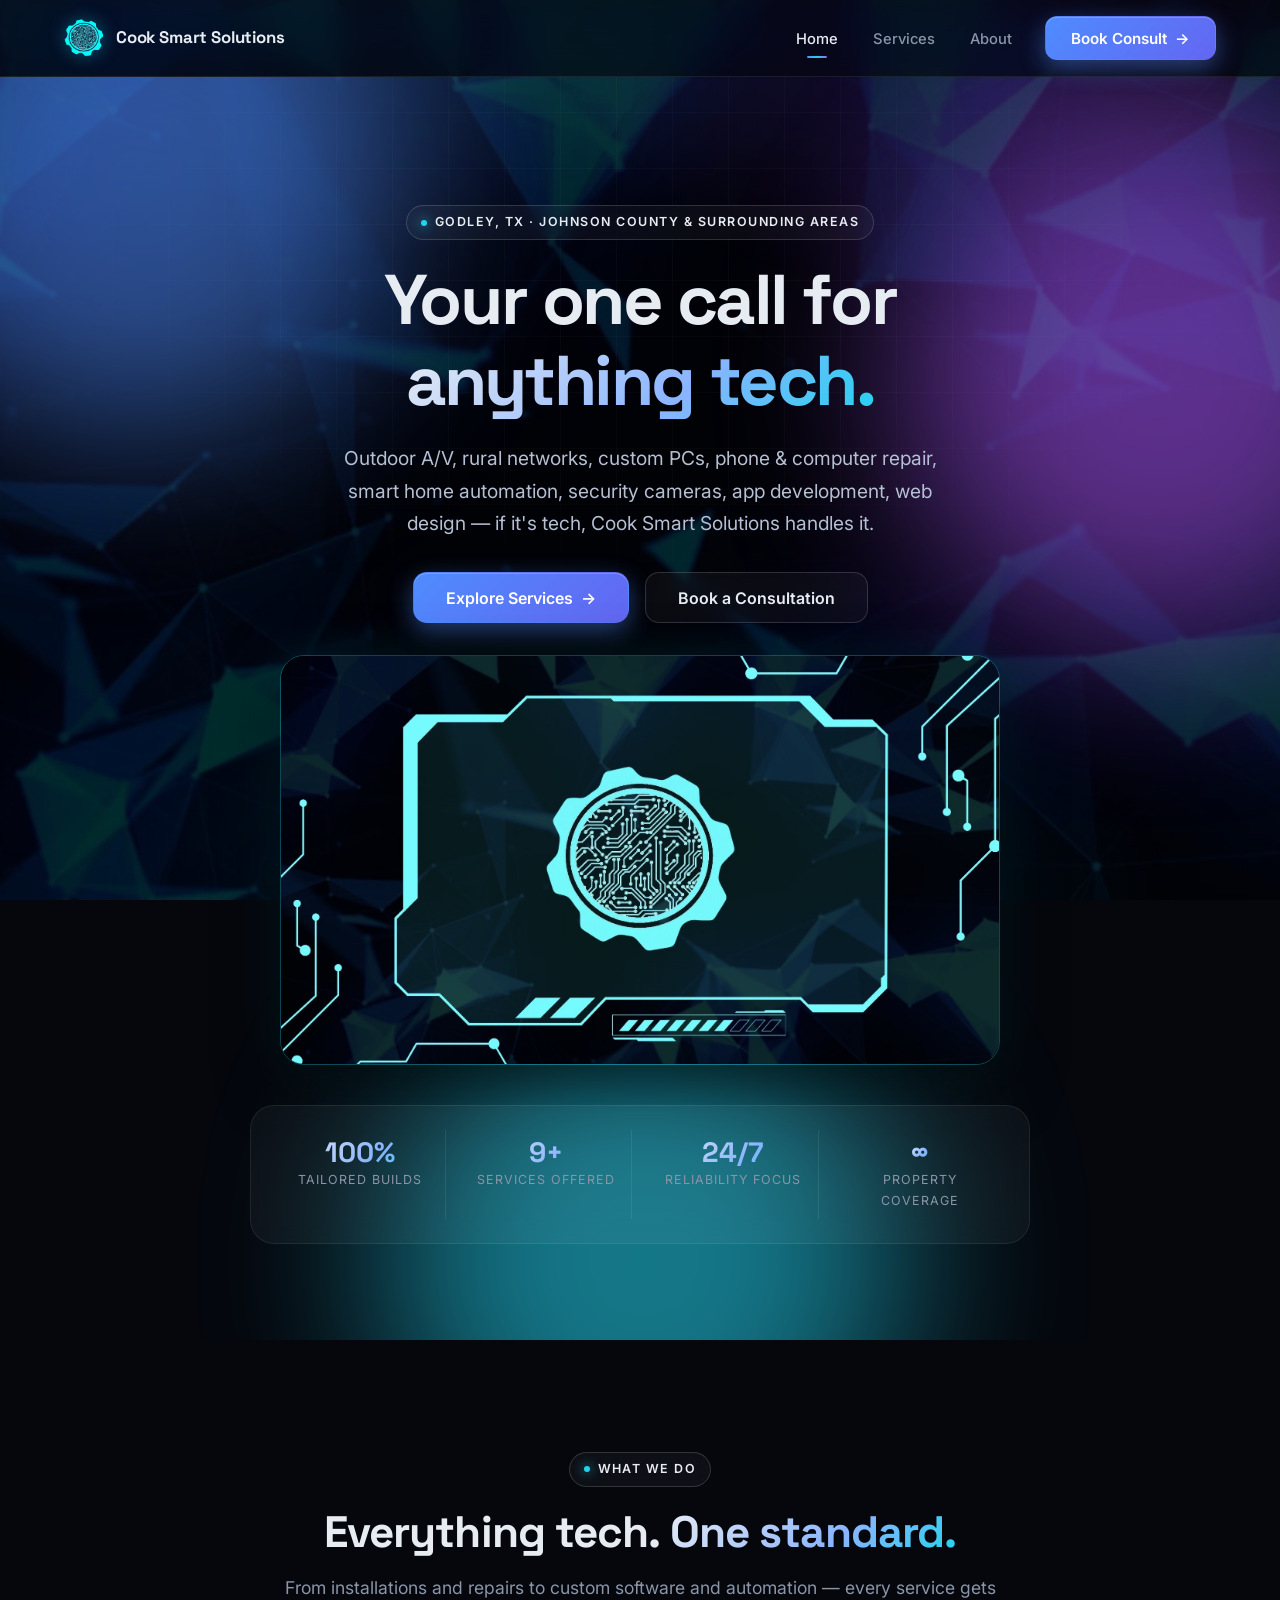
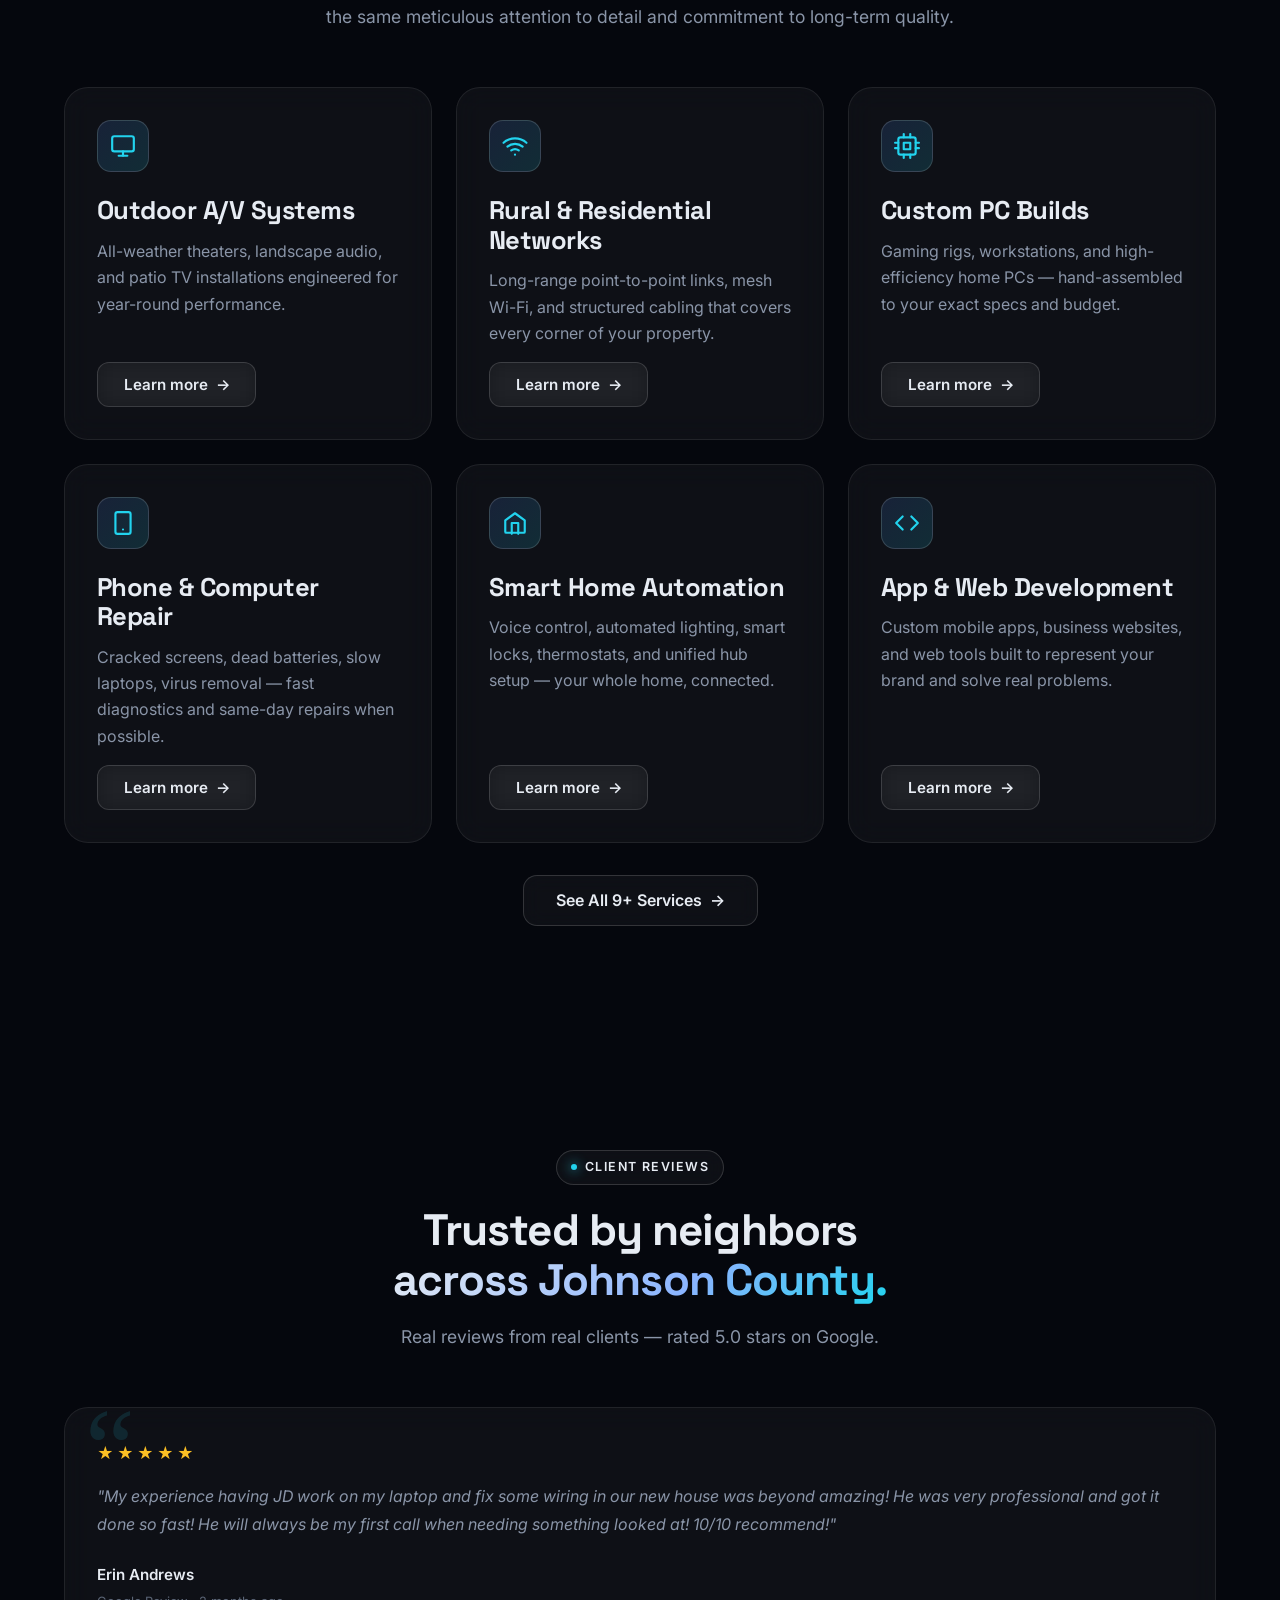
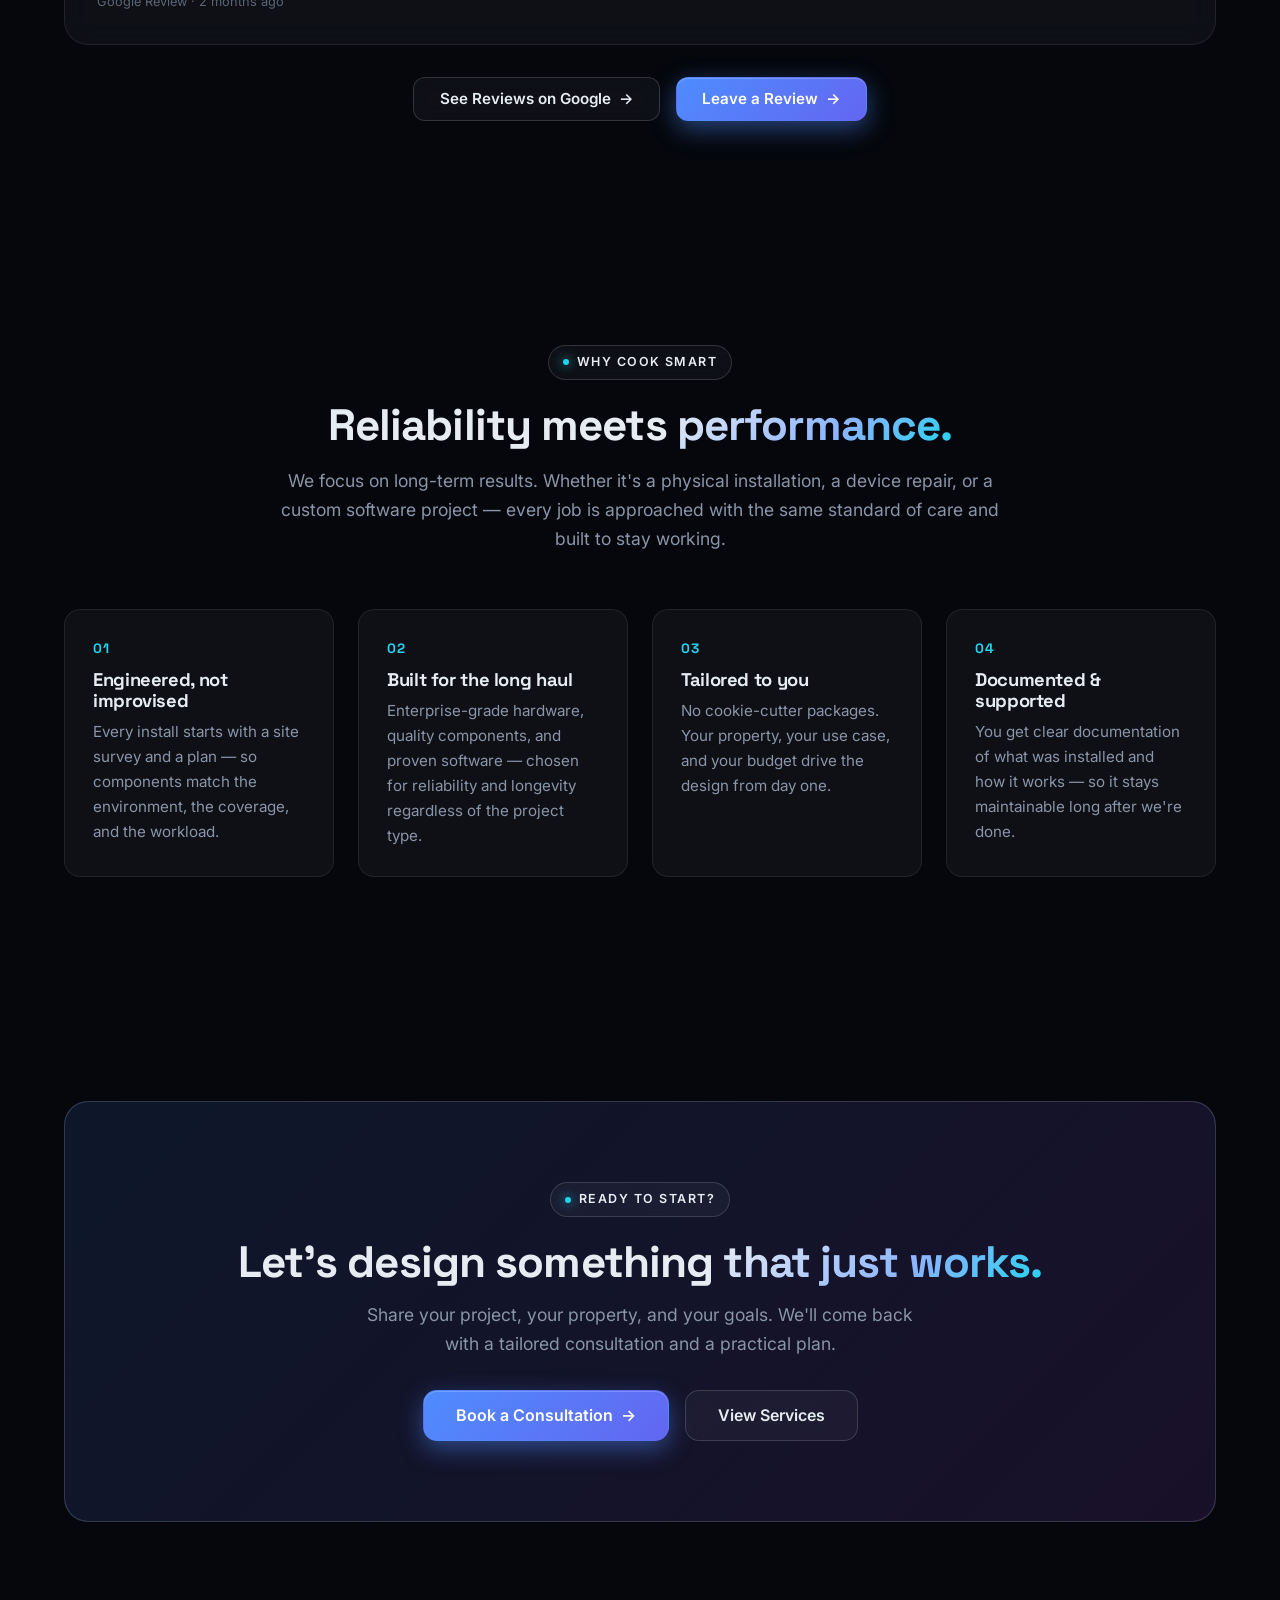
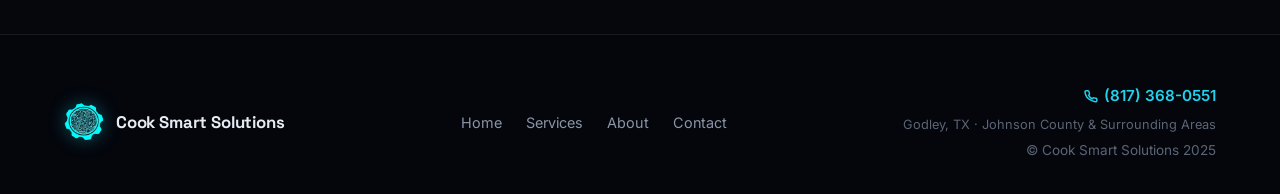
<file: index.html>
<!DOCTYPE html>
<html lang="en">
<head>
    <script async src="https://www.googletagmanager.com/gtag/js?id=G-KE7J2XD914"></script>
    <script>
        window.dataLayer = window.dataLayer || [];
        function gtag(){dataLayer.push(arguments);}
        gtag('js', new Date());
        gtag('config', 'G-KE7J2XD914');
    </script>
    <meta charset="utf-8" />
    <meta name="viewport" content="width=device-width, initial-scale=1, shrink-to-fit=no" />
    <meta name="description" content="Cook Smart Solutions — full-service technology for home and business. Outdoor A/V, networking, PC builds, phone & computer repair, smart home automation, security cameras, app development, web design, and more." />
    <meta name="author" content="Cook Smart Solutions" />
    <meta name="theme-color" content="#05070d" />
    <title>Cook Smart Solutions — Smart Technology for Home & Business</title>
    <link rel="icon" type="image/x-icon" href="assets/favicon.ico" />
    <link rel="preconnect" href="https://fonts.googleapis.com">
    <link rel="preconnect" href="https://fonts.gstatic.com" crossorigin>
    <link href="https://fonts.googleapis.com/css2?family=Inter:wght@400;500;600;700&family=Space+Grotesk:wght@500;600;700;800&display=swap" rel="stylesheet">
    <link href="css/styles.css" rel="stylesheet" />
</head>
<body>

    <!-- NAV -->
    <nav class="nav">
        <div class="container-x nav-inner">
            <a class="brand" href="index.html">
                <img src="assets/Logo.png" alt="Cook Smart Solutions" class="brand-logo">
                <span>Cook Smart Solutions</span>
            </a>
            <button class="nav-toggle" aria-label="Toggle menu" aria-expanded="false">
                <span></span><span></span><span></span>
            </button>
            <ul class="nav-links">
                <li><a class="nav-link active" href="index.html">Home</a></li>
                <li><a class="nav-link" href="services.html">Services</a></li>
                <li><a class="nav-link" href="about.html">About</a></li>
                <li class="nav-cta"><a class="btn btn-primary" href="contact.html">Book Consult <span class="arrow">→</span></a></li>
            </ul>
        </div>
    </nav>

    <!-- HERO -->
    <header class="hero">
        <div class="hero-orb o1"></div>
        <div class="hero-orb o2"></div>
        <div class="hero-orb o3"></div>
        <div class="container-x">
            <div class="reveal">
                <span class="eyebrow">Godley, TX · Johnson County & Surrounding Areas</span>
            </div>
            <h1 class="reveal" data-delay="100">
                Your one call for<br><span class="gradient-text">anything tech.</span>
            </h1>
            <p class="lead reveal" data-delay="200">
                Outdoor A/V, rural networks, custom PCs, phone & computer repair, smart home automation, security cameras, app development, web design — if it's tech, Cook Smart Solutions handles it.
            </p>
            <div class="hero-actions reveal" data-delay="300">
                <a href="services.html" class="btn btn-primary btn-lg">Explore Services <span class="arrow">→</span></a>
                <a href="contact.html" class="btn btn-ghost btn-lg">Book a Consultation</a>
            </div>

            <div class="hero-media reveal" data-delay="380">
                <img src="assets/BackgroundUpdated2.jpg" alt="Cook Smart Solutions — Smart Technology">
            </div>

            <div class="hero-stats reveal" data-delay="400">
                <div class="hero-stat">
                    <div class="val"><span data-count="100" data-suffix="%">0%</span></div>
                    <div class="lbl">Tailored Builds</div>
                </div>
                <div class="hero-stat">
                    <div class="val"><span data-count="9">0</span><span>+</span></div>
                    <div class="lbl">Services Offered</div>
                </div>
                <div class="hero-stat">
                    <div class="val"><span data-count="24" data-suffix="/7">0/7</span></div>
                    <div class="lbl">Reliability Focus</div>
                </div>
                <div class="hero-stat">
                    <div class="val gradient-text">∞</div>
                    <div class="lbl">Property Coverage</div>
                </div>
            </div>
        </div>
    </header>

    <!-- SERVICES PREVIEW -->
    <section class="section">
        <div class="container-x">
            <div class="section-head reveal">
                <span class="eyebrow">What we do</span>
                <h2>Everything tech. <span class="gradient-text">One standard.</span></h2>
                <p>From installations and repairs to custom software and automation — every service gets the same meticulous attention to detail and commitment to long-term quality.</p>
            </div>

            <div class="service-grid">
                <div class="service-card reveal" data-delay="100">
                    <div class="service-icon">
                        <svg viewBox="0 0 24 24" fill="none" stroke="currentColor" stroke-width="2" stroke-linecap="round" stroke-linejoin="round"><rect x="2" y="3" width="20" height="14" rx="2"/><line x1="8" y1="21" x2="16" y2="21"/><line x1="12" y1="17" x2="12" y2="21"/></svg>
                    </div>
                    <h3>Outdoor A/V Systems</h3>
                    <p>All-weather theaters, landscape audio, and patio TV installations engineered for year-round performance.</p>
                    <a href="services.html" class="btn btn-ghost">Learn more <span class="arrow">→</span></a>
                </div>

                <div class="service-card reveal" data-delay="200">
                    <div class="service-icon">
                        <svg viewBox="0 0 24 24" fill="none" stroke="currentColor" stroke-width="2" stroke-linecap="round" stroke-linejoin="round"><path d="M5 12.55a11 11 0 0 1 14.08 0"/><path d="M1.42 9a16 16 0 0 1 21.16 0"/><path d="M8.53 16.11a6 6 0 0 1 6.95 0"/><line x1="12" y1="20" x2="12.01" y2="20"/></svg>
                    </div>
                    <h3>Rural & Residential Networks</h3>
                    <p>Long-range point-to-point links, mesh Wi-Fi, and structured cabling that covers every corner of your property.</p>
                    <a href="services.html" class="btn btn-ghost">Learn more <span class="arrow">→</span></a>
                </div>

                <div class="service-card reveal" data-delay="300">
                    <div class="service-icon">
                        <svg viewBox="0 0 24 24" fill="none" stroke="currentColor" stroke-width="2" stroke-linecap="round" stroke-linejoin="round"><rect x="4" y="4" width="16" height="16" rx="2"/><rect x="9" y="9" width="6" height="6"/><line x1="9" y1="1" x2="9" y2="4"/><line x1="15" y1="1" x2="15" y2="4"/><line x1="9" y1="20" x2="9" y2="23"/><line x1="15" y1="20" x2="15" y2="23"/><line x1="20" y1="9" x2="23" y2="9"/><line x1="20" y1="14" x2="23" y2="14"/><line x1="1" y1="9" x2="4" y2="9"/><line x1="1" y1="14" x2="4" y2="14"/></svg>
                    </div>
                    <h3>Custom PC Builds</h3>
                    <p>Gaming rigs, workstations, and high-efficiency home PCs — hand-assembled to your exact specs and budget.</p>
                    <a href="services.html" class="btn btn-ghost">Learn more <span class="arrow">→</span></a>
                </div>

                <div class="service-card reveal" data-delay="100">
                    <div class="service-icon">
                        <svg viewBox="0 0 24 24" fill="none" stroke="currentColor" stroke-width="2" stroke-linecap="round" stroke-linejoin="round"><rect x="5" y="2" width="14" height="20" rx="2"/><line x1="12" y1="18" x2="12.01" y2="18"/></svg>
                    </div>
                    <h3>Phone & Computer Repair</h3>
                    <p>Cracked screens, dead batteries, slow laptops, virus removal — fast diagnostics and same-day repairs when possible.</p>
                    <a href="services.html" class="btn btn-ghost">Learn more <span class="arrow">→</span></a>
                </div>

                <div class="service-card reveal" data-delay="200">
                    <div class="service-icon">
                        <svg viewBox="0 0 24 24" fill="none" stroke="currentColor" stroke-width="2" stroke-linecap="round" stroke-linejoin="round"><path d="M3 9.5L12 3l9 6.5V20a1 1 0 0 1-1 1H4a1 1 0 0 1-1-1V9.5z"/><polyline points="9 22 9 12 15 12 15 22"/></svg>
                    </div>
                    <h3>Smart Home Automation</h3>
                    <p>Voice control, automated lighting, smart locks, thermostats, and unified hub setup — your whole home, connected.</p>
                    <a href="services.html" class="btn btn-ghost">Learn more <span class="arrow">→</span></a>
                </div>

                <div class="service-card reveal" data-delay="300">
                    <div class="service-icon">
                        <svg viewBox="0 0 24 24" fill="none" stroke="currentColor" stroke-width="2" stroke-linecap="round" stroke-linejoin="round"><polyline points="16 18 22 12 16 6"/><polyline points="8 6 2 12 8 18"/></svg>
                    </div>
                    <h3>App & Web Development</h3>
                    <p>Custom mobile apps, business websites, and web tools built to represent your brand and solve real problems.</p>
                    <a href="services.html" class="btn btn-ghost">Learn more <span class="arrow">→</span></a>
                </div>
            </div>

            <div style="text-align:center; margin-top: 2rem;" class="reveal">
                <a href="services.html" class="btn btn-ghost btn-lg">See All 9+ Services <span class="arrow">→</span></a>
            </div>
        </div>
    </section>

    <!-- TESTIMONIALS -->
    <section class="section">
        <div class="container-x">
            <div class="section-head reveal">
                <span class="eyebrow">Client Reviews</span>
                <h2>Trusted by neighbors <span class="gradient-text">across Johnson County.</span></h2>
                <p>Real reviews from real clients — rated 5.0 stars on Google.</p>
            </div>

            <div class="testimonials-grid">
                <div class="testimonial-card reveal">
                    <div class="testimonial-stars">★★★★★</div>
                    <p class="testimonial-text">"My experience having JD work on my laptop and fix some wiring in our new house was beyond amazing! He was very professional and got it done so fast! He will always be my first call when needing something looked at! 10/10 recommend!"</p>
                    <p class="testimonial-author-name">Erin Andrews</p>
                    <p class="testimonial-author-meta">Google Review · 2 months ago</p>
                </div>
            </div>

            <div class="review-actions reveal">
                <a href="https://maps.app.goo.gl/nfXQU9orcfnaa6k79" target="_blank" rel="noopener" class="btn btn-ghost">See Reviews on Google <span class="arrow">→</span></a>
                <a href="https://maps.app.goo.gl/nfXQU9orcfnaa6k79" target="_blank" rel="noopener" class="btn btn-primary">Leave a Review <span class="arrow">→</span></a>
            </div>
        </div>
    </section>

    <!-- WHY US -->
    <section class="section">
        <div class="container-x">
            <div class="section-head reveal">
                <span class="eyebrow">Why Cook Smart</span>
                <h2>Reliability meets <span class="gradient-text">performance.</span></h2>
                <p>We focus on long-term results. Whether it's a physical installation, a device repair, or a custom software project — every job is approached with the same standard of care and built to stay working.</p>
            </div>

            <div class="feature-grid">
                <div class="feature reveal" data-delay="100">
                    <span class="feature-num">01</span>
                    <h3>Engineered, not improvised</h3>
                    <p>Every install starts with a site survey and a plan — so components match the environment, the coverage, and the workload.</p>
                </div>
                <div class="feature reveal" data-delay="200">
                    <span class="feature-num">02</span>
                    <h3>Built for the long haul</h3>
                    <p>Enterprise-grade hardware, quality components, and proven software — chosen for reliability and longevity regardless of the project type.</p>
                </div>
                <div class="feature reveal" data-delay="300">
                    <span class="feature-num">03</span>
                    <h3>Tailored to you</h3>
                    <p>No cookie-cutter packages. Your property, your use case, and your budget drive the design from day one.</p>
                </div>
                <div class="feature reveal" data-delay="400">
                    <span class="feature-num">04</span>
                    <h3>Documented & supported</h3>
                    <p>You get clear documentation of what was installed and how it works — so it stays maintainable long after we're done.</p>
                </div>
            </div>
        </div>
    </section>

    <!-- CTA -->
    <section class="section">
        <div class="container-x">
            <div class="cta-band reveal">
                <span class="eyebrow">Ready to start?</span>
                <h2>Let's design something <span class="gradient-text">that just works.</span></h2>
                <p>Share your project, your property, and your goals. We'll come back with a tailored consultation and a practical plan.</p>
                <div class="hero-actions" style="margin-bottom:0;">
                    <a href="contact.html" class="btn btn-primary btn-lg">Book a Consultation <span class="arrow">→</span></a>
                    <a href="services.html" class="btn btn-ghost btn-lg">View Services</a>
                </div>
            </div>
        </div>
    </section>

    <!-- FOOTER -->
    <footer class="footer">
        <div class="container-x footer-inner">
            <a class="brand" href="index.html">
                <img src="assets/Logo.png" alt="Cook Smart Solutions" class="brand-logo">
                <span>Cook Smart Solutions</span>
            </a>
            <ul class="footer-links">
                <li><a href="index.html">Home</a></li>
                <li><a href="services.html">Services</a></li>
                <li><a href="about.html">About</a></li>
                <li><a href="contact.html">Contact</a></li>
            </ul>
            <div style="text-align:right;">
                <a href="tel:8173680551" class="footer-phone">
                    <svg width="14" height="14" viewBox="0 0 24 24" fill="none" stroke="currentColor" stroke-width="2.5" stroke-linecap="round" stroke-linejoin="round"><path d="M22 16.92v3a2 2 0 0 1-2.18 2 19.79 19.79 0 0 1-8.63-3.07A19.5 19.5 0 0 1 4.69 13.6a19.79 19.79 0 0 1-3.07-8.67A2 2 0 0 1 3.6 3h3a2 2 0 0 1 2 1.72c.127.96.361 1.903.7 2.81a2 2 0 0 1-.45 2.11L7.91 10.91a16 16 0 0 0 6 6l1.27-1.27a2 2 0 0 1 2.11-.45c.907.339 1.85.573 2.81.7A2 2 0 0 1 22 16.92z"/></svg>
                    (817) 368-0551
                </a>
                <p class="footer-area">Godley, TX · Johnson County & Surrounding Areas</p>
                <p class="footer-copy" style="margin-top:0.25rem;">© Cook Smart Solutions 2025</p>
            </div>
        </div>
    </footer>

    <script src="js/scripts.js"></script>
</body>
</html>
</file>
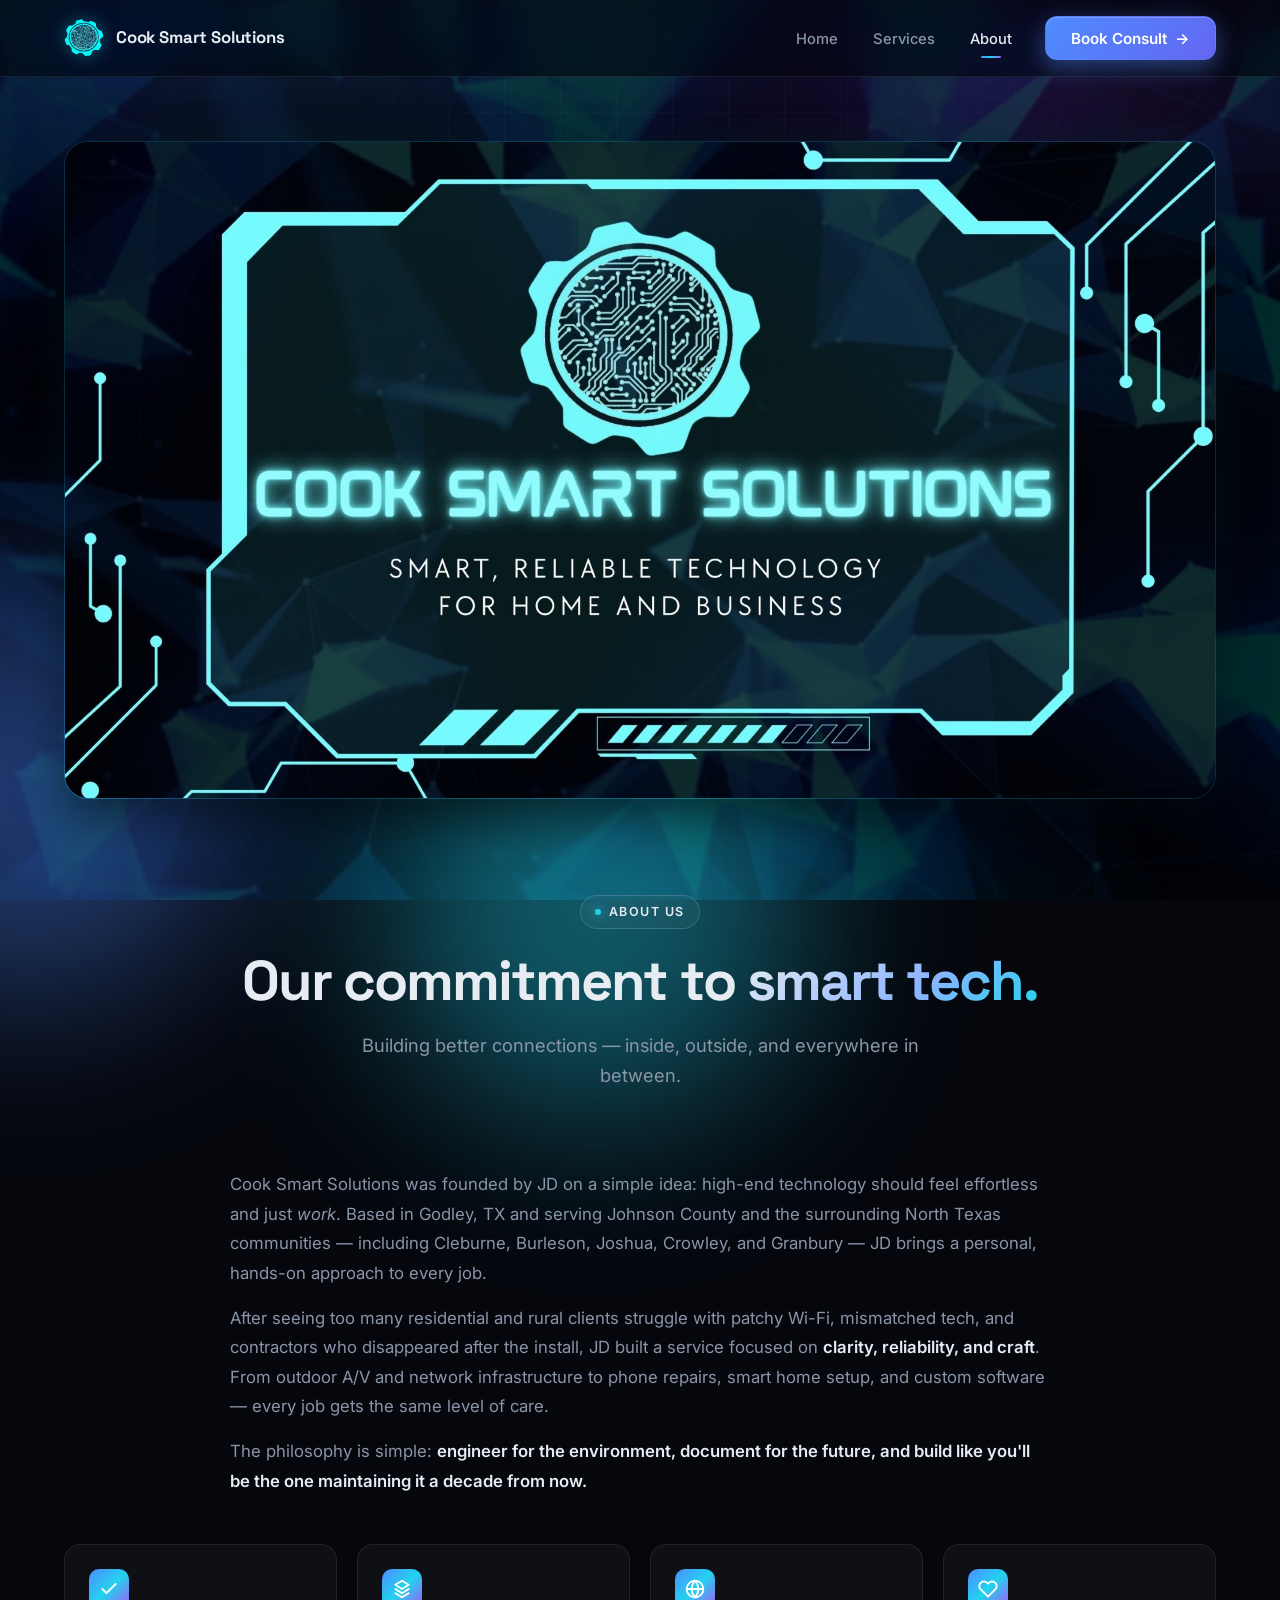
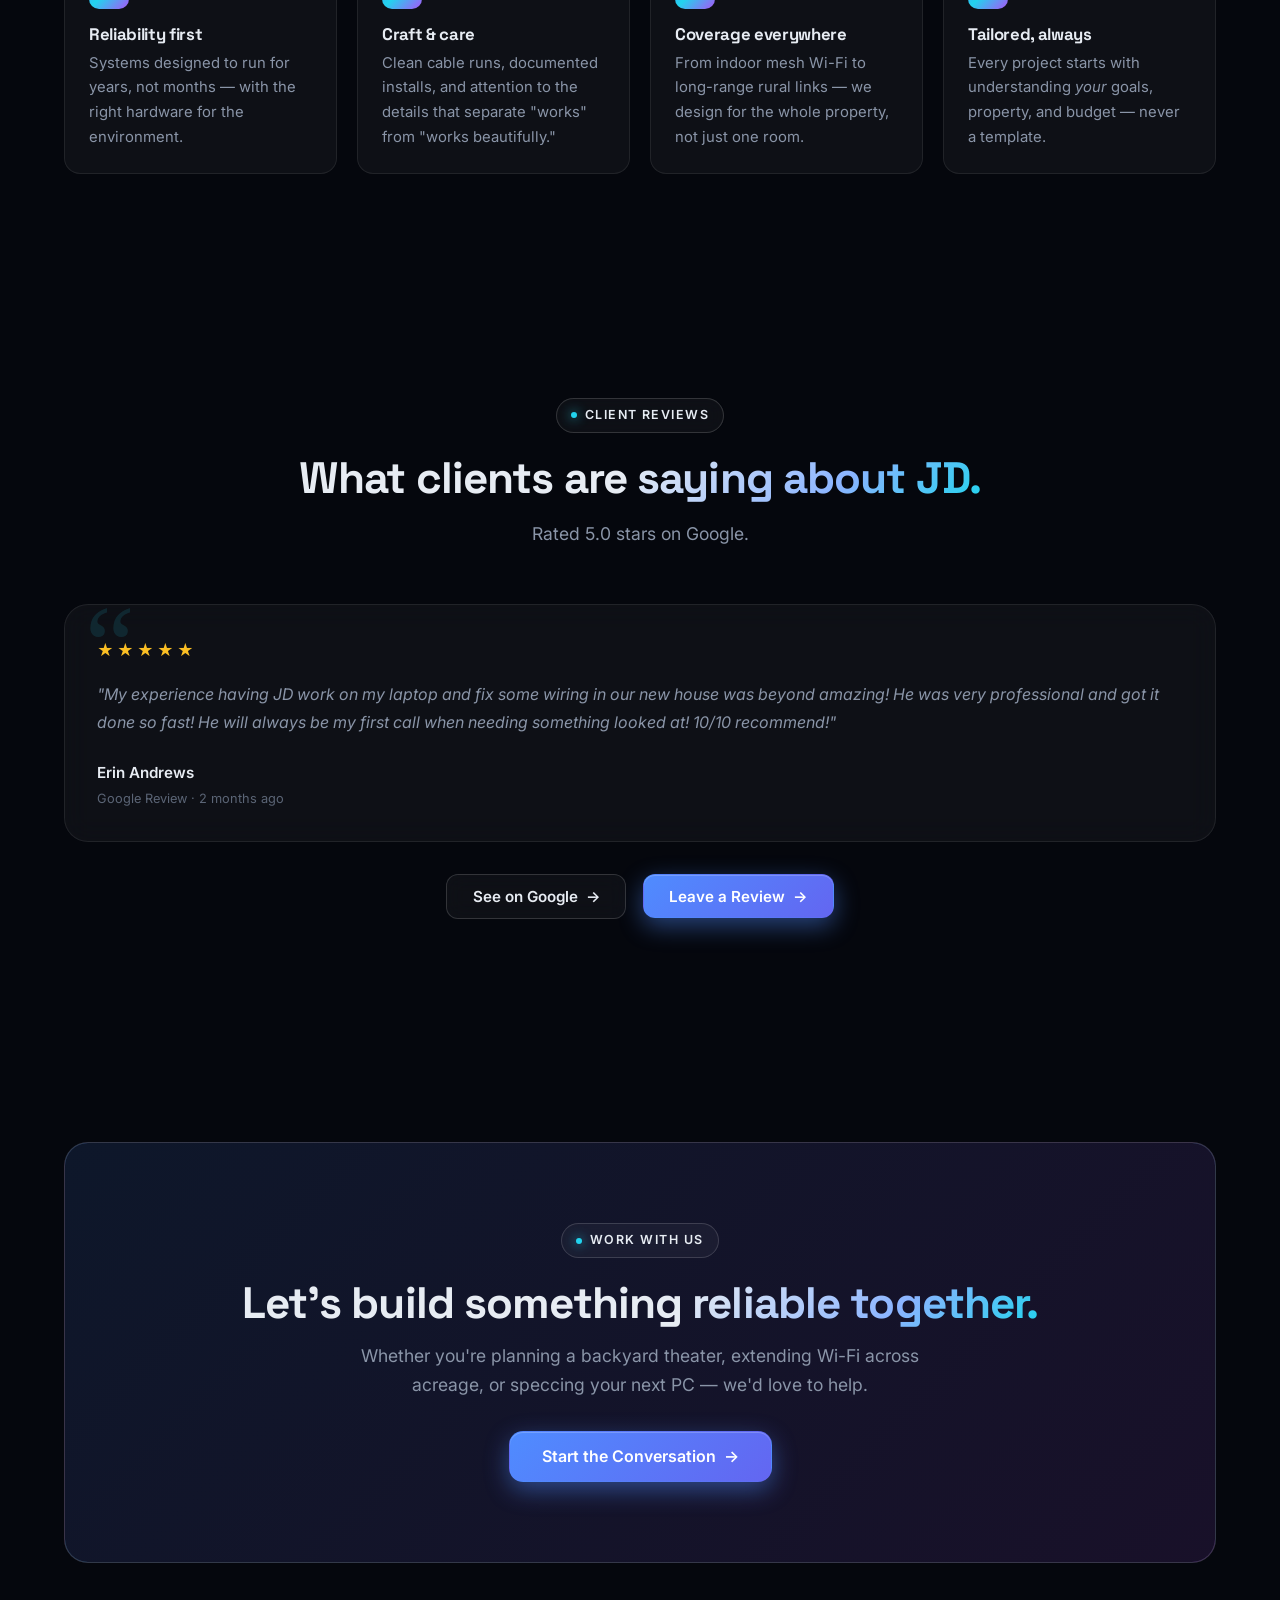
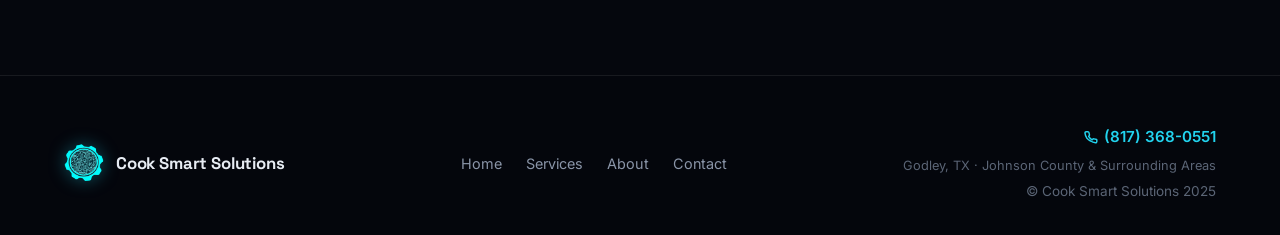
<file: about.html>
<!DOCTYPE html>
<html lang="en">
<head>
    <script async src="https://www.googletagmanager.com/gtag/js?id=G-KE7J2XD914"></script>
    <script>
        window.dataLayer = window.dataLayer || [];
        function gtag(){dataLayer.push(arguments);}
        gtag('js', new Date());
        gtag('config', 'G-KE7J2XD914');
    </script>
    <meta charset="utf-8" />
    <meta name="viewport" content="width=device-width, initial-scale=1, shrink-to-fit=no" />
    <meta name="description" content="About Cook Smart Solutions — our commitment to reliable, high-performance residential and rural technology." />
    <meta name="theme-color" content="#05070d" />
    <title>About — Cook Smart Solutions</title>
    <link rel="icon" type="image/x-icon" href="assets/favicon.ico" />
    <link rel="preconnect" href="https://fonts.googleapis.com">
    <link rel="preconnect" href="https://fonts.gstatic.com" crossorigin>
    <link href="https://fonts.googleapis.com/css2?family=Inter:wght@400;500;600;700&family=Space+Grotesk:wght@500;600;700;800&display=swap" rel="stylesheet">
    <link href="css/styles.css" rel="stylesheet" />
</head>
<body>

    <nav class="nav">
        <div class="container-x nav-inner">
            <a class="brand" href="index.html">
                <img src="assets/Logo.png" alt="Cook Smart Solutions" class="brand-logo">
                <span>Cook Smart Solutions</span>
            </a>
            <button class="nav-toggle" aria-label="Toggle menu" aria-expanded="false">
                <span></span><span></span><span></span>
            </button>
            <ul class="nav-links">
                <li><a class="nav-link" href="index.html">Home</a></li>
                <li><a class="nav-link" href="services.html">Services</a></li>
                <li><a class="nav-link active" href="about.html">About</a></li>
                <li class="nav-cta"><a class="btn btn-primary" href="contact.html">Book Consult <span class="arrow">→</span></a></li>
            </ul>
        </div>
    </nav>

    <div class="container-x" style="padding-top: 1.5rem; padding-bottom: 0;">
        <div class="brand-card-wrap reveal">
            <img src="assets/Card.jpg" alt="Cook Smart Solutions — Smart, Reliable Technology for Home and Business">
        </div>
    </div>

    <header class="page-header">
        <div class="hero-orb o1" style="top:-220px; left:-180px; width:420px; height:420px; opacity:0.4;"></div>
        <div class="hero-orb o3" style="top:-100px; right:-180px; width:420px; height:420px; opacity:0.4;"></div>
        <div class="container-x">
            <div class="reveal"><span class="eyebrow">About Us</span></div>
            <h1 class="reveal" data-delay="100">Our commitment to <span class="gradient-text">smart tech.</span></h1>
            <p class="reveal" data-delay="200">Building better connections — inside, outside, and everywhere in between.</p>
        </div>
    </header>

    <section class="section" style="padding-top: 2rem;">
        <div class="container-x">
            <div class="content-block reveal">
                <p class="lead">Cook Smart Solutions was founded by JD on a simple idea: high-end technology should feel effortless and just <em>work</em>. Based in Godley, TX and serving Johnson County and the surrounding North Texas communities — including Cleburne, Burleson, Joshua, Crowley, and Granbury — JD brings a personal, hands-on approach to every job.</p>

                <p>After seeing too many residential and rural clients struggle with patchy Wi-Fi, mismatched tech, and contractors who disappeared after the install, JD built a service focused on <strong>clarity, reliability, and craft</strong>. From outdoor A/V and network infrastructure to phone repairs, smart home setup, and custom software — every job gets the same level of care.</p>

                <p>The philosophy is simple: <strong>engineer for the environment, document for the future, and build like you'll be the one maintaining it a decade from now.</strong></p>
            </div>

            <div class="pillars">
                <div class="pillar reveal" data-delay="100">
                    <div class="pillar-icon">
                        <svg viewBox="0 0 24 24" fill="none" stroke="currentColor" stroke-width="2.2" stroke-linecap="round" stroke-linejoin="round"><polyline points="20 6 9 17 4 12"/></svg>
                    </div>
                    <h3>Reliability first</h3>
                    <p>Systems designed to run for years, not months — with the right hardware for the environment.</p>
                </div>
                <div class="pillar reveal" data-delay="200">
                    <div class="pillar-icon">
                        <svg viewBox="0 0 24 24" fill="none" stroke="currentColor" stroke-width="2.2" stroke-linecap="round" stroke-linejoin="round"><path d="M12 2 4 7l8 5 8-5-8-5z"/><path d="M4 12l8 5 8-5"/><path d="M4 17l8 5 8-5"/></svg>
                    </div>
                    <h3>Craft & care</h3>
                    <p>Clean cable runs, documented installs, and attention to the details that separate "works" from "works beautifully."</p>
                </div>
                <div class="pillar reveal" data-delay="300">
                    <div class="pillar-icon">
                        <svg viewBox="0 0 24 24" fill="none" stroke="currentColor" stroke-width="2.2" stroke-linecap="round" stroke-linejoin="round"><circle cx="12" cy="12" r="10"/><path d="M2 12h20"/><path d="M12 2a15 15 0 0 1 4 10 15 15 0 0 1-4 10 15 15 0 0 1-4-10 15 15 0 0 1 4-10z"/></svg>
                    </div>
                    <h3>Coverage everywhere</h3>
                    <p>From indoor mesh Wi-Fi to long-range rural links — we design for the whole property, not just one room.</p>
                </div>
                <div class="pillar reveal" data-delay="400">
                    <div class="pillar-icon">
                        <svg viewBox="0 0 24 24" fill="none" stroke="currentColor" stroke-width="2.2" stroke-linecap="round" stroke-linejoin="round"><path d="M20.84 4.61a5.5 5.5 0 0 0-7.78 0L12 5.67l-1.06-1.06a5.5 5.5 0 0 0-7.78 7.78l1.06 1.06L12 21.23l7.78-7.78 1.06-1.06a5.5 5.5 0 0 0 0-7.78z"/></svg>
                    </div>
                    <h3>Tailored, always</h3>
                    <p>Every project starts with understanding <em>your</em> goals, property, and budget — never a template.</p>
                </div>
            </div>
        </div>
    </section>

    <section class="section">
        <div class="container-x">
            <div class="section-head reveal">
                <span class="eyebrow">Client Reviews</span>
                <h2>What clients are <span class="gradient-text">saying about JD.</span></h2>
                <p>Rated 5.0 stars on Google.</p>
            </div>
            <div class="testimonials-grid">
                <div class="testimonial-card reveal">
                    <div class="testimonial-stars">★★★★★</div>
                    <p class="testimonial-text">"My experience having JD work on my laptop and fix some wiring in our new house was beyond amazing! He was very professional and got it done so fast! He will always be my first call when needing something looked at! 10/10 recommend!"</p>
                    <p class="testimonial-author-name">Erin Andrews</p>
                    <p class="testimonial-author-meta">Google Review · 2 months ago</p>
                </div>
            </div>
            <div class="review-actions reveal" style="margin-top:1rem;">
                <a href="https://maps.app.goo.gl/nfXQU9orcfnaa6k79" target="_blank" rel="noopener" class="btn btn-ghost">See on Google <span class="arrow">→</span></a>
                <a href="https://maps.app.goo.gl/nfXQU9orcfnaa6k79" target="_blank" rel="noopener" class="btn btn-primary">Leave a Review <span class="arrow">→</span></a>
            </div>
        </div>
    </section>

    <section class="section">
        <div class="container-x">
            <div class="cta-band reveal">
                <span class="eyebrow">Work with us</span>
                <h2>Let's build something <span class="gradient-text">reliable together.</span></h2>
                <p>Whether you're planning a backyard theater, extending Wi-Fi across acreage, or speccing your next PC — we'd love to help.</p>
                <a href="contact.html" class="btn btn-primary btn-lg">Start the Conversation <span class="arrow">→</span></a>
            </div>
        </div>
    </section>

    <footer class="footer">
        <div class="container-x footer-inner">
            <a class="brand" href="index.html">
                <img src="assets/Logo.png" alt="Cook Smart Solutions" class="brand-logo">
                <span>Cook Smart Solutions</span>
            </a>
            <ul class="footer-links">
                <li><a href="index.html">Home</a></li>
                <li><a href="services.html">Services</a></li>
                <li><a href="about.html">About</a></li>
                <li><a href="contact.html">Contact</a></li>
            </ul>
            <div style="text-align:right;">
                <a href="tel:8173680551" class="footer-phone">
                    <svg width="14" height="14" viewBox="0 0 24 24" fill="none" stroke="currentColor" stroke-width="2.5" stroke-linecap="round" stroke-linejoin="round"><path d="M22 16.92v3a2 2 0 0 1-2.18 2 19.79 19.79 0 0 1-8.63-3.07A19.5 19.5 0 0 1 4.69 13.6a19.79 19.79 0 0 1-3.07-8.67A2 2 0 0 1 3.6 3h3a2 2 0 0 1 2 1.72c.127.96.361 1.903.7 2.81a2 2 0 0 1-.45 2.11L7.91 10.91a16 16 0 0 0 6 6l1.27-1.27a2 2 0 0 1 2.11-.45c.907.339 1.85.573 2.81.7A2 2 0 0 1 22 16.92z"/></svg>
                    (817) 368-0551
                </a>
                <p class="footer-area">Godley, TX · Johnson County & Surrounding Areas</p>
                <p class="footer-copy" style="margin-top:0.25rem;">© Cook Smart Solutions 2025</p>
            </div>
        </div>
    </footer>

    <script src="js/scripts.js"></script>
</body>
</html>
</file>
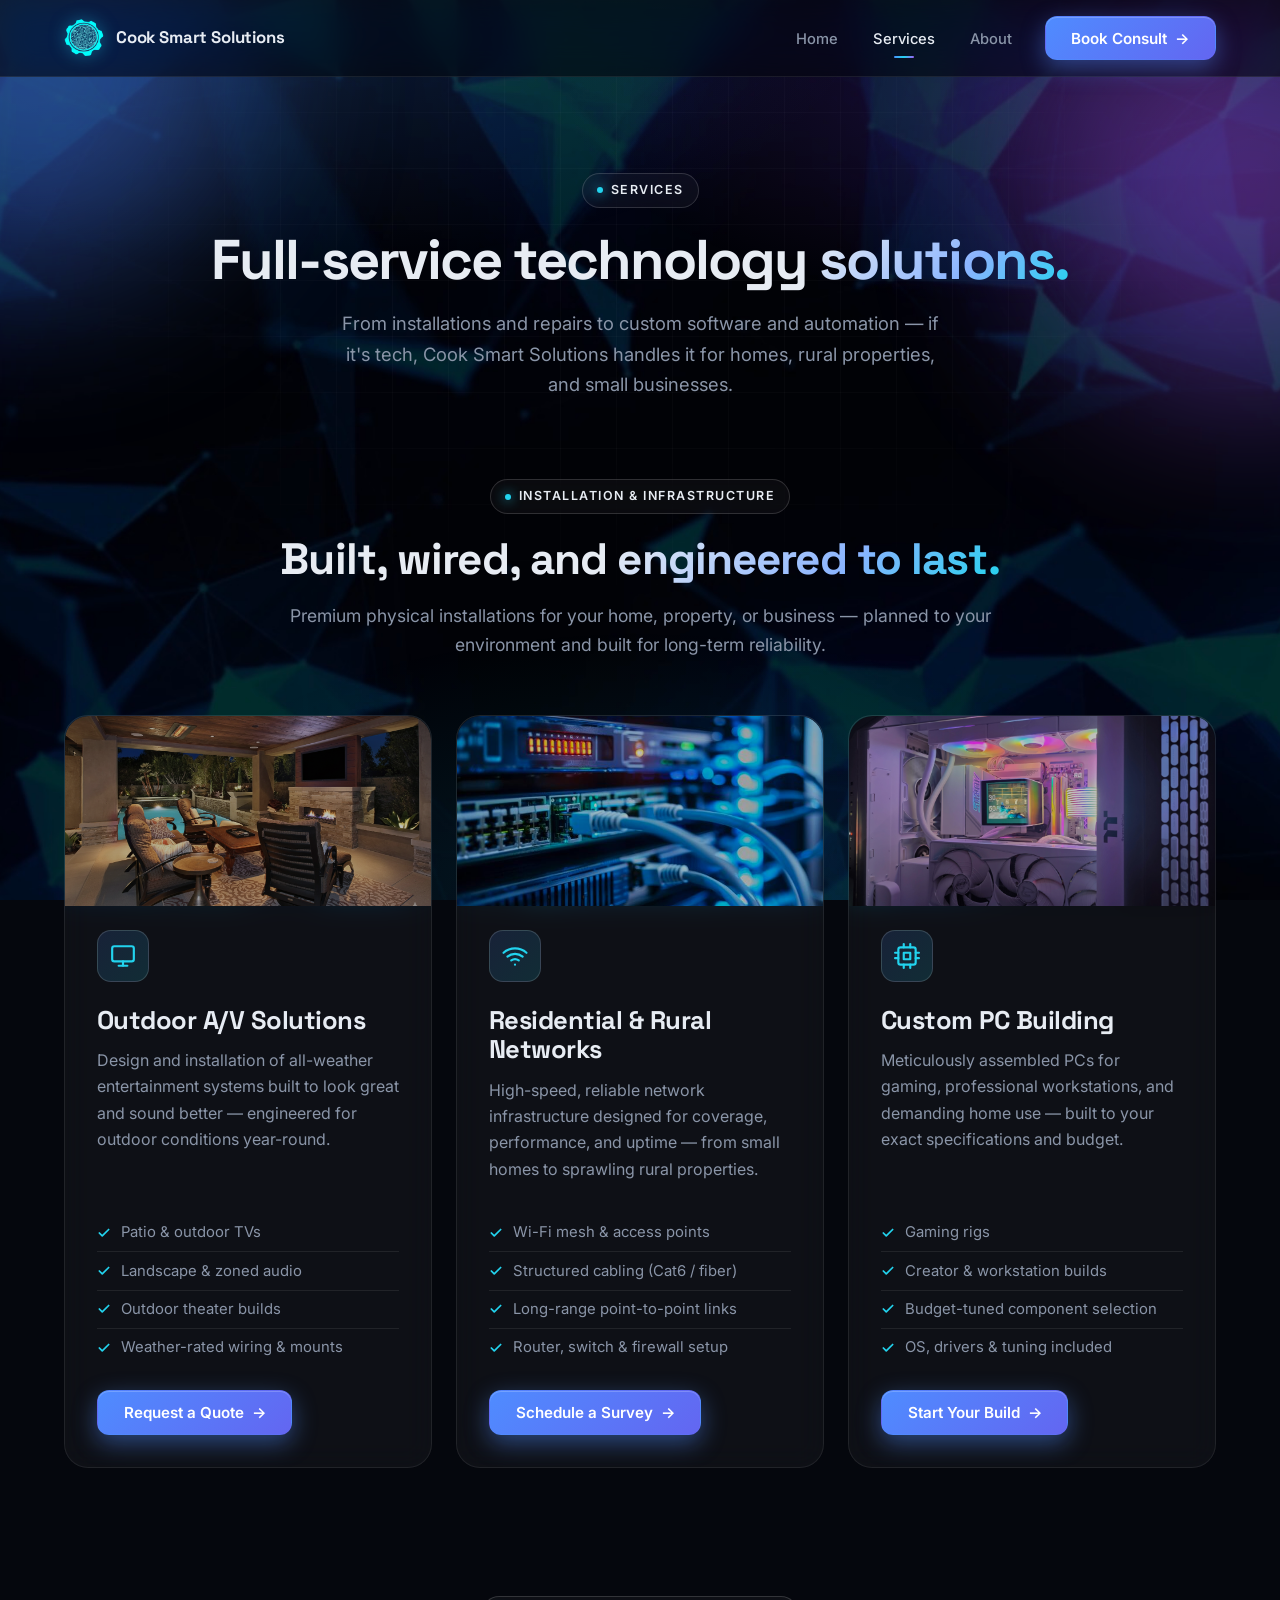
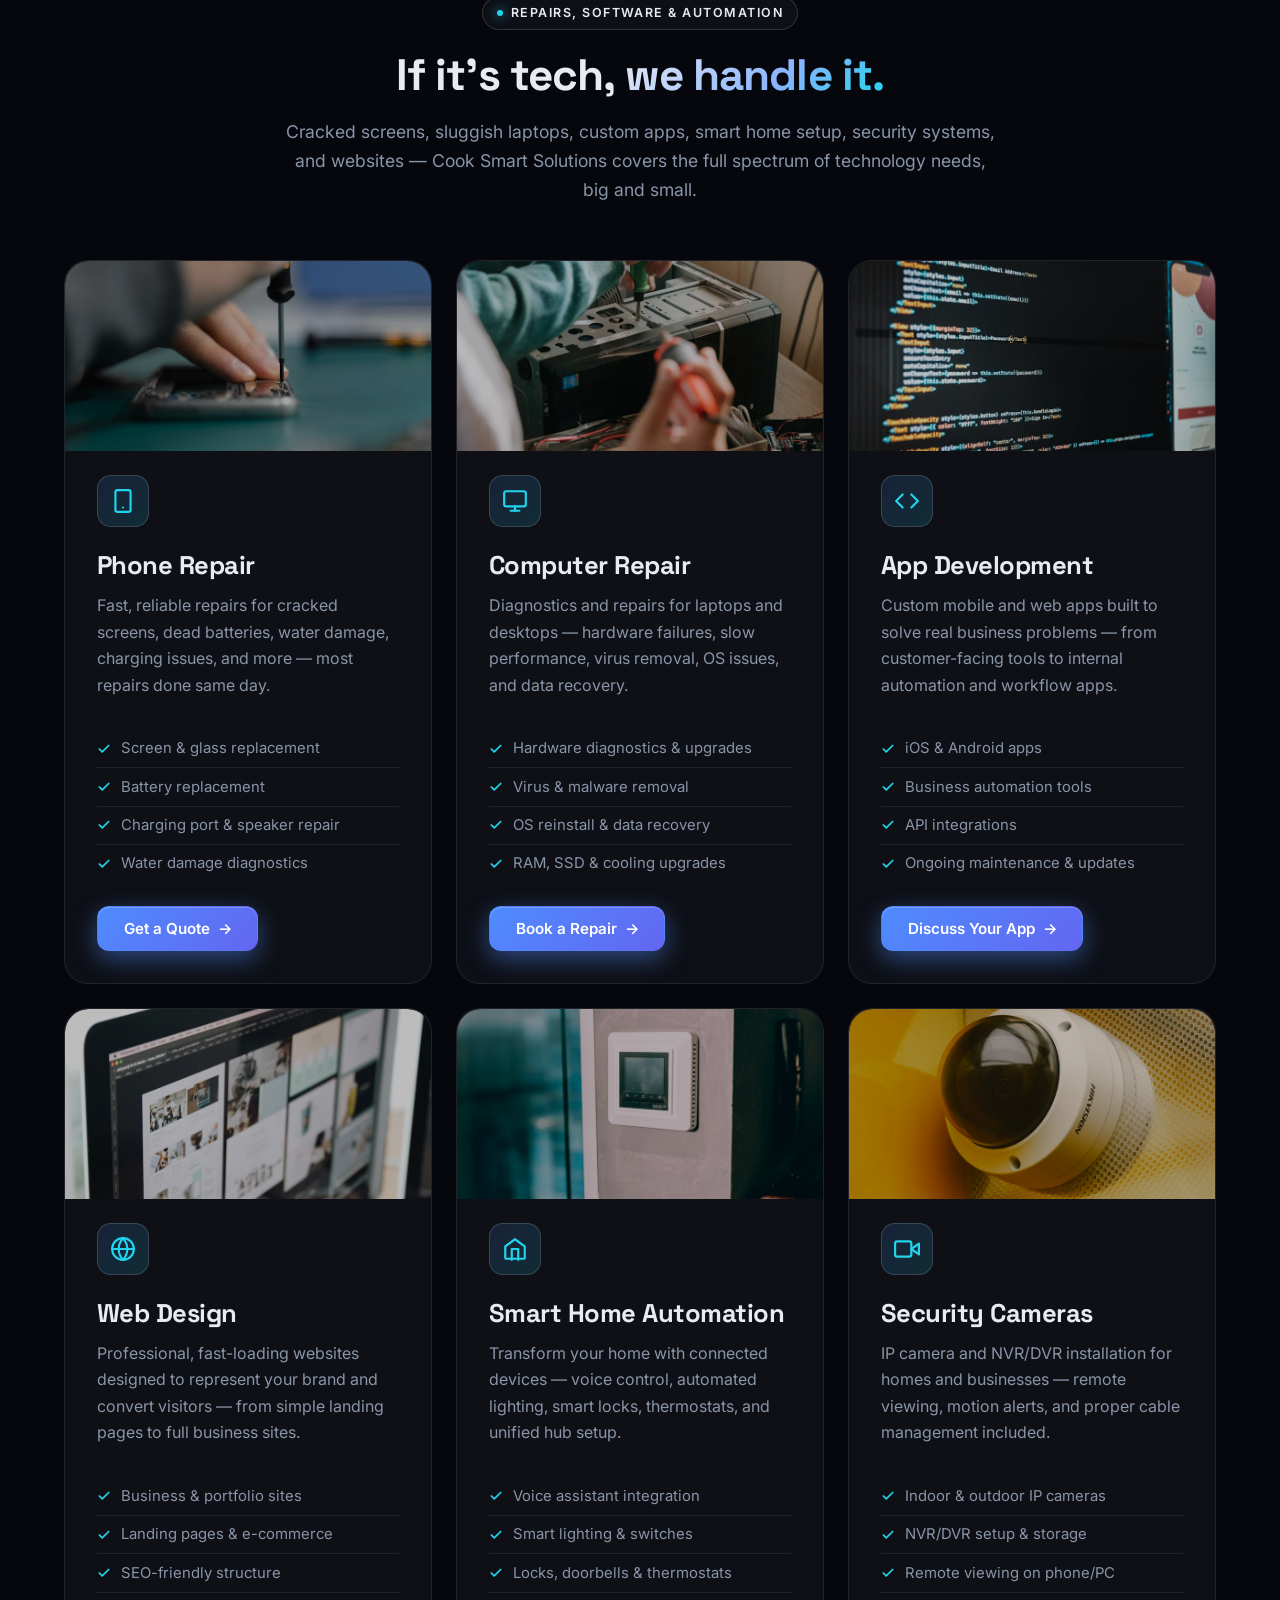
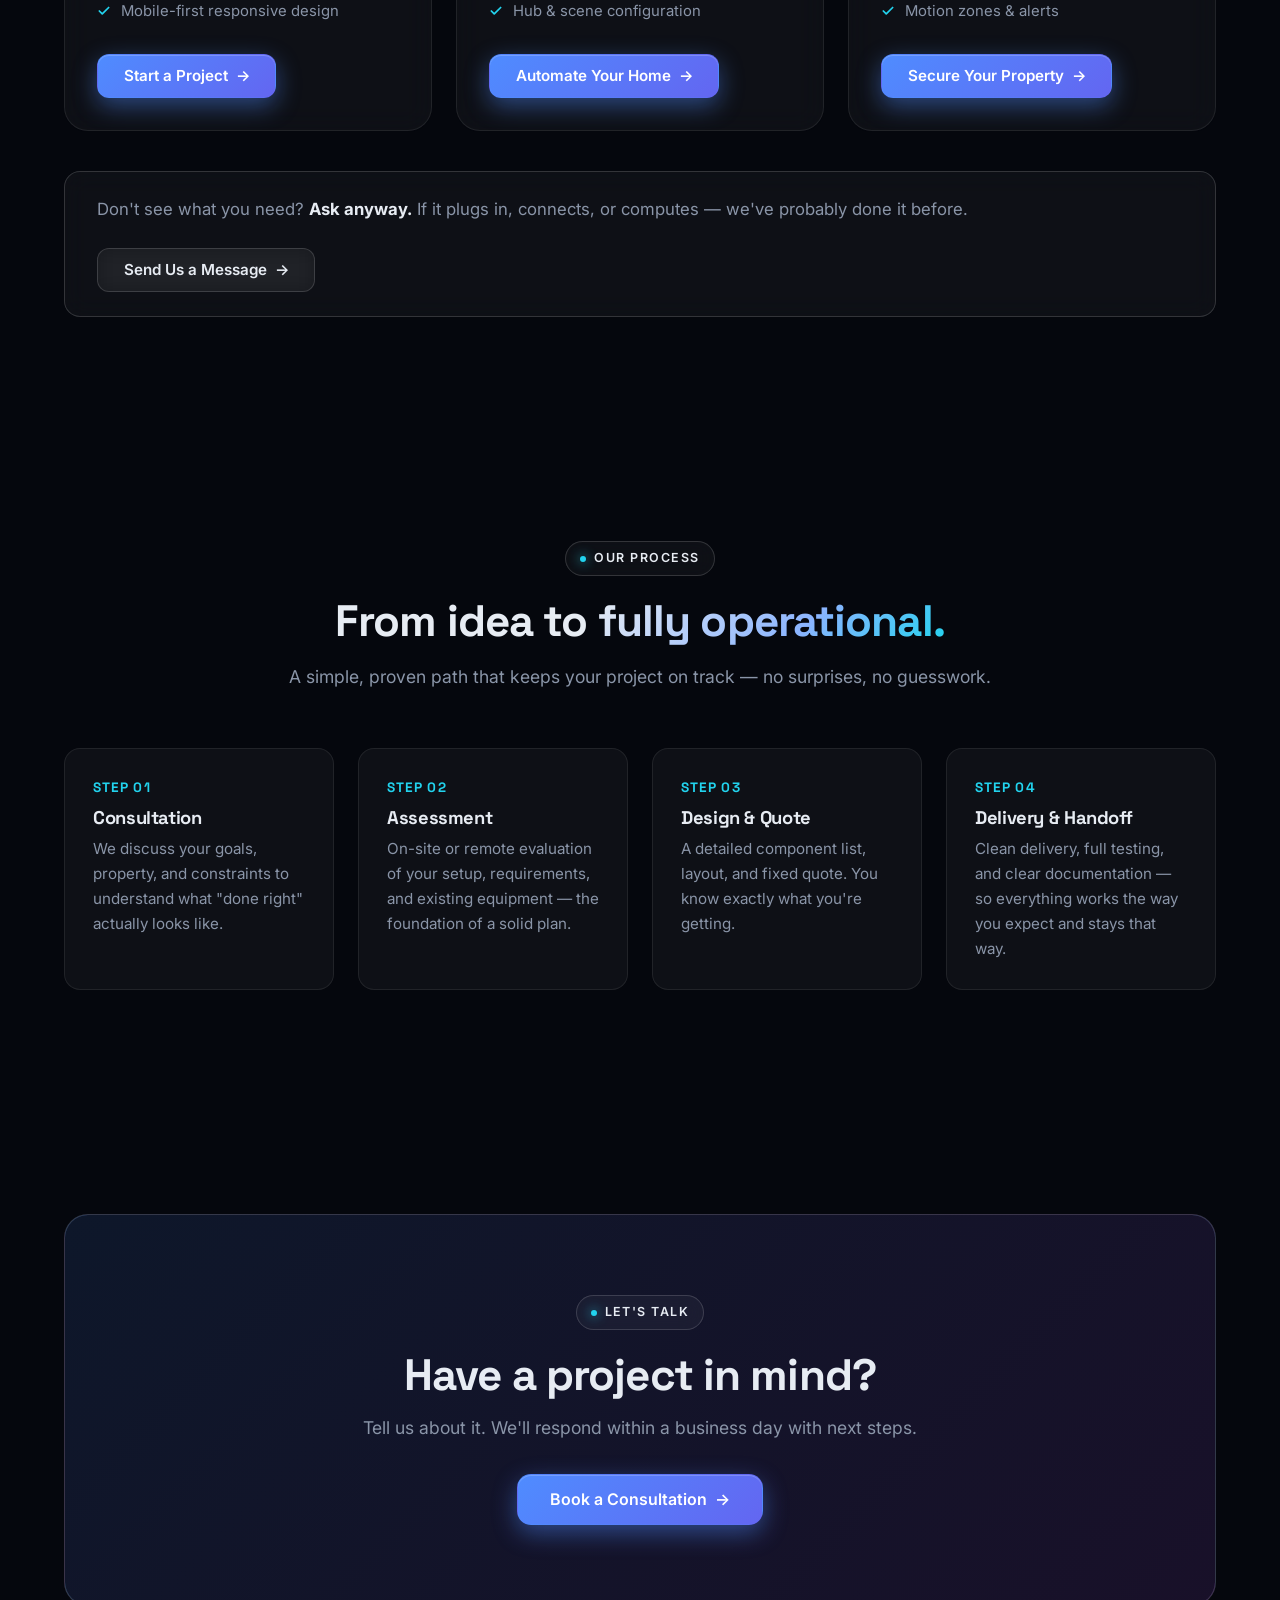
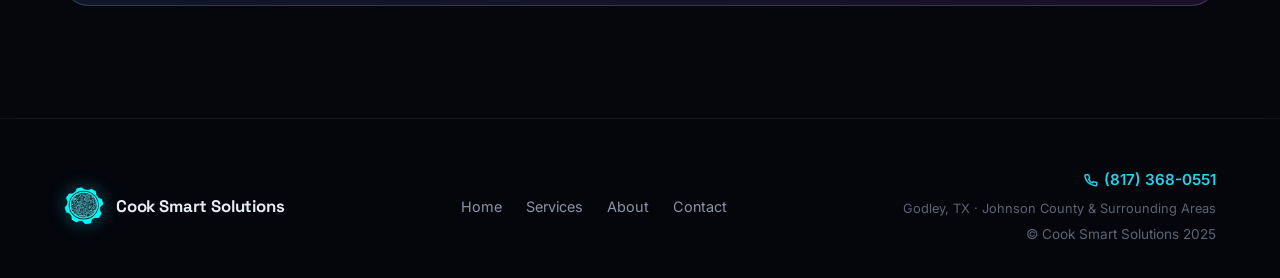
<file: services.html>
<!DOCTYPE html>
<html lang="en">
<head>
    <script async src="https://www.googletagmanager.com/gtag/js?id=G-KE7J2XD914"></script>
    <script>
        window.dataLayer = window.dataLayer || [];
        function gtag(){dataLayer.push(arguments);}
        gtag('js', new Date());
        gtag('config', 'G-KE7J2XD914');
    </script>
    <meta charset="utf-8" />
    <meta name="viewport" content="width=device-width, initial-scale=1, shrink-to-fit=no" />
    <meta name="description" content="Full-service technology from Cook Smart Solutions — outdoor A/V, networking, PC builds, phone & computer repair, smart home automation, security cameras, app development, web design, and more." />
    <meta name="theme-color" content="#05070d" />
    <title>Services — Cook Smart Solutions</title>
    <link rel="icon" type="image/x-icon" href="assets/favicon.ico" />
    <link rel="preconnect" href="https://fonts.googleapis.com">
    <link rel="preconnect" href="https://fonts.gstatic.com" crossorigin>
    <link href="https://fonts.googleapis.com/css2?family=Inter:wght@400;500;600;700&family=Space+Grotesk:wght@500;600;700;800&display=swap" rel="stylesheet">
    <link href="css/styles.css" rel="stylesheet" />
</head>
<body>

    <nav class="nav">
        <div class="container-x nav-inner">
            <a class="brand" href="index.html">
                <img src="assets/Logo.png" alt="Cook Smart Solutions" class="brand-logo">
                <span>Cook Smart Solutions</span>
            </a>
            <button class="nav-toggle" aria-label="Toggle menu" aria-expanded="false">
                <span></span><span></span><span></span>
            </button>
            <ul class="nav-links">
                <li><a class="nav-link" href="index.html">Home</a></li>
                <li><a class="nav-link active" href="services.html">Services</a></li>
                <li><a class="nav-link" href="about.html">About</a></li>
                <li class="nav-cta"><a class="btn btn-primary" href="contact.html">Book Consult <span class="arrow">→</span></a></li>
            </ul>
        </div>
    </nav>

    <header class="page-header">
        <div class="hero-orb o1" style="top:-220px; left:-180px; width:420px; height:420px; opacity:0.4;"></div>
        <div class="hero-orb o2" style="top:-100px; right:-180px; width:420px; height:420px; opacity:0.4;"></div>
        <div class="container-x">
            <div class="reveal"><span class="eyebrow">Services</span></div>
            <h1 class="reveal" data-delay="100">Full-service technology <span class="gradient-text">solutions.</span></h1>
            <p class="reveal" data-delay="200">From installations and repairs to custom software and automation — if it's tech, Cook Smart Solutions handles it for homes, rural properties, and small businesses.</p>
        </div>
    </header>

    <section class="section" style="padding-top: 2rem;">
        <div class="container-x">
            <div class="section-head reveal">
                <span class="eyebrow">Installation & Infrastructure</span>
                <h2>Built, wired, and <span class="gradient-text">engineered to last.</span></h2>
                <p>Premium physical installations for your home, property, or business — planned to your environment and built for long-term reliability.</p>
            </div>
            <div class="service-grid">

                <!-- Outdoor A/V -->
                <div class="service-card reveal" data-delay="100">
                    <img src="assets/patioTV.png" alt="Outdoor patio TV installation" class="service-card-img">
                    <div class="service-icon">
                        <svg viewBox="0 0 24 24" fill="none" stroke="currentColor" stroke-width="2" stroke-linecap="round" stroke-linejoin="round"><rect x="2" y="3" width="20" height="14" rx="2"/><line x1="8" y1="21" x2="16" y2="21"/><line x1="12" y1="17" x2="12" y2="21"/></svg>
                    </div>
                    <h3>Outdoor A/V Solutions</h3>
                    <p>Design and installation of all-weather entertainment systems built to look great and sound better — engineered for outdoor conditions year-round.</p>
                    <ul>
                        <li>Patio & outdoor TVs</li>
                        <li>Landscape & zoned audio</li>
                        <li>Outdoor theater builds</li>
                        <li>Weather-rated wiring & mounts</li>
                    </ul>
                    <a class="btn btn-primary" href="contact.html">Request a Quote <span class="arrow">→</span></a>
                </div>

                <!-- Networks -->
                <div class="service-card reveal" data-delay="200">
                    <img src="assets/network.jpg" alt="Network infrastructure installation" class="service-card-img">
                    <div class="service-icon">
                        <svg viewBox="0 0 24 24" fill="none" stroke="currentColor" stroke-width="2" stroke-linecap="round" stroke-linejoin="round"><path d="M5 12.55a11 11 0 0 1 14.08 0"/><path d="M1.42 9a16 16 0 0 1 21.16 0"/><path d="M8.53 16.11a6 6 0 0 1 6.95 0"/><line x1="12" y1="20" x2="12.01" y2="20"/></svg>
                    </div>
                    <h3>Residential & Rural Networks</h3>
                    <p>High-speed, reliable network infrastructure designed for coverage, performance, and uptime — from small homes to sprawling rural properties.</p>
                    <ul>
                        <li>Wi-Fi mesh & access points</li>
                        <li>Structured cabling (Cat6 / fiber)</li>
                        <li>Long-range point-to-point links</li>
                        <li>Router, switch & firewall setup</li>
                    </ul>
                    <a class="btn btn-primary" href="contact.html">Schedule a Survey <span class="arrow">→</span></a>
                </div>

                <!-- PC -->
                <div class="service-card reveal" data-delay="300">
                    <img src="assets/PC.jpg" alt="Custom PC build" class="service-card-img">
                    <div class="service-icon">
                        <svg viewBox="0 0 24 24" fill="none" stroke="currentColor" stroke-width="2" stroke-linecap="round" stroke-linejoin="round"><rect x="4" y="4" width="16" height="16" rx="2"/><rect x="9" y="9" width="6" height="6"/><line x1="9" y1="1" x2="9" y2="4"/><line x1="15" y1="1" x2="15" y2="4"/><line x1="9" y1="20" x2="9" y2="23"/><line x1="15" y1="20" x2="15" y2="23"/><line x1="20" y1="9" x2="23" y2="9"/><line x1="20" y1="14" x2="23" y2="14"/><line x1="1" y1="9" x2="4" y2="9"/><line x1="1" y1="14" x2="4" y2="14"/></svg>
                    </div>
                    <h3>Custom PC Building</h3>
                    <p>Meticulously assembled PCs for gaming, professional workstations, and demanding home use — built to your exact specifications and budget.</p>
                    <ul>
                        <li>Gaming rigs</li>
                        <li>Creator & workstation builds</li>
                        <li>Budget-tuned component selection</li>
                        <li>OS, drivers & tuning included</li>
                    </ul>
                    <a class="btn btn-primary" href="contact.html">Start Your Build <span class="arrow">→</span></a>
                </div>

            </div>
        </div>
    </section>

    <!-- More Services -->
    <section class="section" style="padding-top: 1rem;">
        <div class="container-x">
            <div class="section-head reveal">
                <span class="eyebrow">Repairs, Software & Automation</span>
                <h2>If it's tech, <span class="gradient-text">we handle it.</span></h2>
                <p>Cracked screens, sluggish laptops, custom apps, smart home setup, security systems, and websites — Cook Smart Solutions covers the full spectrum of technology needs, big and small.</p>
            </div>

            <div class="service-grid">

                <!-- Phone Repair -->
                <div class="service-card reveal" data-delay="100">
                    <img src="assets/phone-repair.jpg" alt="Phone repair" class="service-card-img">
                    <div class="service-icon">
                        <svg viewBox="0 0 24 24" fill="none" stroke="currentColor" stroke-width="2" stroke-linecap="round" stroke-linejoin="round"><rect x="5" y="2" width="14" height="20" rx="2"/><line x1="12" y1="18" x2="12.01" y2="18"/></svg>
                    </div>
                    <h3>Phone Repair</h3>
                    <p>Fast, reliable repairs for cracked screens, dead batteries, water damage, charging issues, and more — most repairs done same day.</p>
                    <ul>
                        <li>Screen & glass replacement</li>
                        <li>Battery replacement</li>
                        <li>Charging port & speaker repair</li>
                        <li>Water damage diagnostics</li>
                    </ul>
                    <a class="btn btn-primary" href="contact.html">Get a Quote <span class="arrow">→</span></a>
                </div>

                <!-- Computer Repair -->
                <div class="service-card reveal" data-delay="200">
                    <img src="assets/computer-repair.jpg" alt="Computer repair" class="service-card-img">
                    <div class="service-icon">
                        <svg viewBox="0 0 24 24" fill="none" stroke="currentColor" stroke-width="2" stroke-linecap="round" stroke-linejoin="round"><rect x="2" y="3" width="20" height="14" rx="2"/><line x1="8" y1="21" x2="16" y2="21"/><line x1="12" y1="17" x2="12" y2="21"/></svg>
                    </div>
                    <h3>Computer Repair</h3>
                    <p>Diagnostics and repairs for laptops and desktops — hardware failures, slow performance, virus removal, OS issues, and data recovery.</p>
                    <ul>
                        <li>Hardware diagnostics & upgrades</li>
                        <li>Virus & malware removal</li>
                        <li>OS reinstall & data recovery</li>
                        <li>RAM, SSD & cooling upgrades</li>
                    </ul>
                    <a class="btn btn-primary" href="contact.html">Book a Repair <span class="arrow">→</span></a>
                </div>

                <!-- App Development -->
                <div class="service-card reveal" data-delay="300">
                    <img src="assets/app-dev.jpg" alt="App development" class="service-card-img">
                    <div class="service-icon">
                        <svg viewBox="0 0 24 24" fill="none" stroke="currentColor" stroke-width="2" stroke-linecap="round" stroke-linejoin="round"><polyline points="16 18 22 12 16 6"/><polyline points="8 6 2 12 8 18"/></svg>
                    </div>
                    <h3>App Development</h3>
                    <p>Custom mobile and web apps built to solve real business problems — from customer-facing tools to internal automation and workflow apps.</p>
                    <ul>
                        <li>iOS & Android apps</li>
                        <li>Business automation tools</li>
                        <li>API integrations</li>
                        <li>Ongoing maintenance & updates</li>
                    </ul>
                    <a class="btn btn-primary" href="contact.html">Discuss Your App <span class="arrow">→</span></a>
                </div>

                <!-- Web Design -->
                <div class="service-card reveal" data-delay="100">
                    <img src="assets/web-design.jpg" alt="Web design" class="service-card-img">
                    <div class="service-icon">
                        <svg viewBox="0 0 24 24" fill="none" stroke="currentColor" stroke-width="2" stroke-linecap="round" stroke-linejoin="round"><circle cx="12" cy="12" r="10"/><line x1="2" y1="12" x2="22" y2="12"/><path d="M12 2a15.3 15.3 0 0 1 4 10 15.3 15.3 0 0 1-4 10 15.3 15.3 0 0 1-4-10 15.3 15.3 0 0 1 4-10z"/></svg>
                    </div>
                    <h3>Web Design</h3>
                    <p>Professional, fast-loading websites designed to represent your brand and convert visitors — from simple landing pages to full business sites.</p>
                    <ul>
                        <li>Business & portfolio sites</li>
                        <li>Landing pages & e-commerce</li>
                        <li>SEO-friendly structure</li>
                        <li>Mobile-first responsive design</li>
                    </ul>
                    <a class="btn btn-primary" href="contact.html">Start a Project <span class="arrow">→</span></a>
                </div>

                <!-- Smart Home Automation -->
                <div class="service-card reveal" data-delay="200">
                    <img src="assets/smart-home.jpg" alt="Smart home automation" class="service-card-img">
                    <div class="service-icon">
                        <svg viewBox="0 0 24 24" fill="none" stroke="currentColor" stroke-width="2" stroke-linecap="round" stroke-linejoin="round"><path d="M3 9.5L12 3l9 6.5V20a1 1 0 0 1-1 1H4a1 1 0 0 1-1-1V9.5z"/><polyline points="9 22 9 12 15 12 15 22"/></svg>
                    </div>
                    <h3>Smart Home Automation</h3>
                    <p>Transform your home with connected devices — voice control, automated lighting, smart locks, thermostats, and unified hub setup.</p>
                    <ul>
                        <li>Voice assistant integration</li>
                        <li>Smart lighting & switches</li>
                        <li>Locks, doorbells & thermostats</li>
                        <li>Hub & scene configuration</li>
                    </ul>
                    <a class="btn btn-primary" href="contact.html">Automate Your Home <span class="arrow">→</span></a>
                </div>

                <!-- Security Cameras -->
                <div class="service-card reveal" data-delay="300">
                    <img src="assets/security-camera.jpg" alt="Security camera installation" class="service-card-img">
                    <div class="service-icon">
                        <svg viewBox="0 0 24 24" fill="none" stroke="currentColor" stroke-width="2" stroke-linecap="round" stroke-linejoin="round"><path d="M23 7l-7 5 7 5V7z"/><rect x="1" y="5" width="15" height="14" rx="2"/></svg>
                    </div>
                    <h3>Security Cameras</h3>
                    <p>IP camera and NVR/DVR installation for homes and businesses — remote viewing, motion alerts, and proper cable management included.</p>
                    <ul>
                        <li>Indoor & outdoor IP cameras</li>
                        <li>NVR/DVR setup & storage</li>
                        <li>Remote viewing on phone/PC</li>
                        <li>Motion zones & alerts</li>
                    </ul>
                    <a class="btn btn-primary" href="contact.html">Secure Your Property <span class="arrow">→</span></a>
                </div>

            </div>

            <div class="catch-all-banner reveal">
                <p>Don't see what you need? <strong>Ask anyway.</strong> If it plugs in, connects, or computes — we've probably done it before.</p>
                <a href="contact.html" class="btn btn-ghost">Send Us a Message <span class="arrow">→</span></a>
            </div>
        </div>
    </section>

    <!-- Process -->
    <section class="section">
        <div class="container-x">
            <div class="section-head reveal">
                <span class="eyebrow">Our process</span>
                <h2>From idea to <span class="gradient-text">fully operational.</span></h2>
                <p>A simple, proven path that keeps your project on track — no surprises, no guesswork.</p>
            </div>
            <div class="feature-grid">
                <div class="feature reveal" data-delay="100">
                    <span class="feature-num">STEP 01</span>
                    <h3>Consultation</h3>
                    <p>We discuss your goals, property, and constraints to understand what "done right" actually looks like.</p>
                </div>
                <div class="feature reveal" data-delay="200">
                    <span class="feature-num">STEP 02</span>
                    <h3>Assessment</h3>
                    <p>On-site or remote evaluation of your setup, requirements, and existing equipment — the foundation of a solid plan.</p>
                </div>
                <div class="feature reveal" data-delay="300">
                    <span class="feature-num">STEP 03</span>
                    <h3>Design & Quote</h3>
                    <p>A detailed component list, layout, and fixed quote. You know exactly what you're getting.</p>
                </div>
                <div class="feature reveal" data-delay="400">
                    <span class="feature-num">STEP 04</span>
                    <h3>Delivery & Handoff</h3>
                    <p>Clean delivery, full testing, and clear documentation — so everything works the way you expect and stays that way.</p>
                </div>
            </div>
        </div>
    </section>

    <section class="section">
        <div class="container-x">
            <div class="cta-band reveal">
                <span class="eyebrow">Let's talk</span>
                <h2>Have a project in mind?</h2>
                <p>Tell us about it. We'll respond within a business day with next steps.</p>
                <a href="contact.html" class="btn btn-primary btn-lg">Book a Consultation <span class="arrow">→</span></a>
            </div>
        </div>
    </section>

    <footer class="footer">
        <div class="container-x footer-inner">
            <a class="brand" href="index.html">
                <img src="assets/Logo.png" alt="Cook Smart Solutions" class="brand-logo">
                <span>Cook Smart Solutions</span>
            </a>
            <ul class="footer-links">
                <li><a href="index.html">Home</a></li>
                <li><a href="services.html">Services</a></li>
                <li><a href="about.html">About</a></li>
                <li><a href="contact.html">Contact</a></li>
            </ul>
            <div style="text-align:right;">
                <a href="tel:8173680551" class="footer-phone">
                    <svg width="14" height="14" viewBox="0 0 24 24" fill="none" stroke="currentColor" stroke-width="2.5" stroke-linecap="round" stroke-linejoin="round"><path d="M22 16.92v3a2 2 0 0 1-2.18 2 19.79 19.79 0 0 1-8.63-3.07A19.5 19.5 0 0 1 4.69 13.6a19.79 19.79 0 0 1-3.07-8.67A2 2 0 0 1 3.6 3h3a2 2 0 0 1 2 1.72c.127.96.361 1.903.7 2.81a2 2 0 0 1-.45 2.11L7.91 10.91a16 16 0 0 0 6 6l1.27-1.27a2 2 0 0 1 2.11-.45c.907.339 1.85.573 2.81.7A2 2 0 0 1 22 16.92z"/></svg>
                    (817) 368-0551
                </a>
                <p class="footer-area">Godley, TX · Johnson County & Surrounding Areas</p>
                <p class="footer-copy" style="margin-top:0.25rem;">© Cook Smart Solutions 2025</p>
            </div>
        </div>
    </footer>

    <script src="js/scripts.js"></script>
</body>
</html>
</file>
<file: css/styles.css>
/* ==========================================================================
   Cook Smart Solutions — Premium Custom Stylesheet
   Modern dark theme with glassmorphism, gradient accents & smooth motion
   ========================================================================== */

:root {
    --bg-0: #05070d;
    --bg-1: #0a0e1a;
    --bg-2: #0f1524;
    --surface: rgba(255, 255, 255, 0.04);
    --surface-hover: rgba(255, 255, 255, 0.07);
    --border: rgba(255, 255, 255, 0.08);
    --border-strong: rgba(255, 255, 255, 0.15);

    --text: #e7ecf3;
    --text-muted: #8a95a8;
    --text-dim: #5b6576;

    --accent: #4f8cff;
    --accent-2: #22d3ee;
    --accent-3: #a855f7;
    --accent-glow: rgba(79, 140, 255, 0.45);

    --grad-primary: linear-gradient(135deg, #4f8cff 0%, #22d3ee 50%, #a855f7 100%);
    --grad-text: linear-gradient(135deg, #e7ecf3 0%, #8ab4ff 60%, #22d3ee 100%);
    --grad-btn: linear-gradient(135deg, #4f8cff 0%, #6366f1 100%);

    --radius-sm: 10px;
    --radius: 16px;
    --radius-lg: 24px;

    --shadow-sm: 0 2px 8px rgba(0,0,0,0.3);
    --shadow: 0 10px 40px rgba(0,0,0,0.35);
    --shadow-glow: 0 0 60px rgba(79, 140, 255, 0.25);

    --font-display: 'Space Grotesk', 'Inter', system-ui, -apple-system, sans-serif;
    --font-body: 'Inter', system-ui, -apple-system, 'Segoe UI', Roboto, sans-serif;
}

* { box-sizing: border-box; }

html { scroll-behavior: smooth; }

body {
    margin: 0;
    font-family: var(--font-body);
    font-size: 16px;
    line-height: 1.65;
    color: var(--text);
    background-color: var(--bg-0);
    background-image: url('../assets/BackgroundUpdated.jpg');
    background-size: cover;
    background-position: center;
    background-repeat: no-repeat;
    background-attachment: fixed;
    -webkit-font-smoothing: antialiased;
    -moz-osx-font-smoothing: grayscale;
    overflow-x: hidden;
    position: relative;
}

/* ——— Animated ambient background ——— */
body::before {
    content: "";
    position: fixed;
    inset: 0;
    background:
        radial-gradient(ellipse 80% 50% at 20% 0%, rgba(79, 140, 255, 0.18), transparent 60%),
        radial-gradient(ellipse 60% 40% at 80% 10%, rgba(168, 85, 247, 0.15), transparent 60%),
        radial-gradient(ellipse 70% 50% at 50% 100%, rgba(34, 211, 238, 0.12), transparent 60%);
    pointer-events: none;
    z-index: -2;
    animation: ambient-drift 18s ease-in-out infinite alternate;
}

body::after {
    content: "";
    position: fixed;
    inset: 0;
    background-image:
        linear-gradient(rgba(255,255,255,0.025) 1px, transparent 1px),
        linear-gradient(90deg, rgba(255,255,255,0.025) 1px, transparent 1px);
    background-size: 56px 56px;
    mask-image: radial-gradient(ellipse 60% 50% at 50% 30%, #000 40%, transparent 80%);
    -webkit-mask-image: radial-gradient(ellipse 60% 50% at 50% 30%, #000 40%, transparent 80%);
    pointer-events: none;
    z-index: -1;
}

@keyframes ambient-drift {
    0%   { transform: translate(0,0) scale(1); }
    100% { transform: translate(-3%, 2%) scale(1.08); }
}

/* ——— Typography ——— */
h1, h2, h3, h4, h5, h6 {
    font-family: var(--font-display);
    font-weight: 700;
    letter-spacing: -0.02em;
    line-height: 1.15;
    margin: 0 0 0.6em;
    color: var(--text);
}

h1 { font-size: clamp(2.4rem, 5.5vw, 4.5rem); font-weight: 800; letter-spacing: -0.035em; }
h2 { font-size: clamp(1.8rem, 3.5vw, 2.75rem); }
h3 { font-size: clamp(1.25rem, 2vw, 1.6rem); }

p { margin: 0 0 1rem; color: var(--text-muted); }
p.lead { font-size: 1.15rem; color: #b6c0d3; line-height: 1.7; }

a { color: var(--accent-2); text-decoration: none; transition: color .2s ease; }
a:hover { color: #67e8f9; }

.gradient-text {
    background: var(--grad-text);
    -webkit-background-clip: text;
    background-clip: text;
    -webkit-text-fill-color: transparent;
    display: inline-block;
}

.eyebrow {
    display: inline-flex;
    align-items: center;
    gap: 8px;
    padding: 6px 14px;
    border: 1px solid var(--border-strong);
    border-radius: 999px;
    background: var(--surface);
    font-size: 0.78rem;
    font-weight: 600;
    letter-spacing: 0.12em;
    text-transform: uppercase;
    color: var(--text);
    backdrop-filter: blur(10px);
    -webkit-backdrop-filter: blur(10px);
    margin-bottom: 1.25rem;
}
.eyebrow::before {
    content: "";
    width: 6px; height: 6px;
    border-radius: 50%;
    background: var(--accent-2);
    box-shadow: 0 0 12px var(--accent-2);
    animation: pulse 2s ease-in-out infinite;
}
@keyframes pulse {
    0%,100% { opacity: 1; transform: scale(1); }
    50% { opacity: 0.5; transform: scale(0.8); }
}

/* ——— Layout helpers ——— */
.container-x {
    width: 100%;
    max-width: 1200px;
    margin: 0 auto;
    padding: 0 1.5rem;
}
.section { padding: clamp(4rem, 9vw, 7rem) 0; position: relative; }

/* ——— Navigation ——— */
.nav {
    position: sticky;
    top: 0;
    z-index: 100;
    padding: 1rem 0;
    backdrop-filter: blur(16px) saturate(160%);
    -webkit-backdrop-filter: blur(16px) saturate(160%);
    background: rgba(5, 7, 13, 0.65);
    border-bottom: 1px solid var(--border);
    transition: all .3s ease;
}
.nav-inner {
    display: flex;
    align-items: center;
    justify-content: space-between;
    gap: 2rem;
}
.brand {
    display: flex;
    align-items: center;
    gap: 12px;
    font-family: var(--font-display);
    font-weight: 700;
    font-size: 1.05rem;
    color: var(--text);
    letter-spacing: -0.01em;
}
.brand:hover { color: var(--text); }
.brand-logo {
    width: 40px;
    height: 40px;
    filter: drop-shadow(0 0 8px rgba(34, 211, 238, 0.55));
    transition: filter .3s ease;
    flex-shrink: 0;
}
.brand:hover .brand-logo {
    filter: drop-shadow(0 0 18px rgba(34, 211, 238, 0.9));
}
@keyframes shine { 0%,100%{transform:translateX(-100%);} 50%{transform:translateX(100%);} }

.nav-links {
    display: flex;
    gap: 0.4rem;
    list-style: none;
    margin: 0; padding: 0;
    align-items: center;
}
.nav-link {
    color: var(--text-muted);
    font-size: 0.92rem;
    font-weight: 500;
    padding: 0.5rem 0.9rem;
    border-radius: 8px;
    transition: all .2s ease;
    position: relative;
}
.nav-link:hover { color: var(--text); background: var(--surface); }
.nav-link.active { color: var(--text); }
.nav-link.active::after {
    content: "";
    position: absolute;
    bottom: -2px; left: 50%;
    transform: translateX(-50%);
    width: 20px; height: 2px;
    background: var(--grad-primary);
    border-radius: 2px;
}
.nav-cta { margin-left: 0.75rem; }
.nav-toggle {
    display: none;
    background: transparent;
    border: 1px solid var(--border-strong);
    border-radius: 8px;
    padding: 8px 10px;
    color: var(--text);
    cursor: pointer;
}
.nav-toggle span { display:block; width:20px; height:2px; background: var(--text); margin: 4px 0; border-radius: 2px; transition: all .25s ease; }

@media (max-width: 860px) {
    .nav-toggle { display: block; }
    .nav-links {
        position: absolute; top: 100%; left: 0; right: 0;
        flex-direction: column;
        align-items: stretch;
        gap: 0.25rem;
        padding: 0 1.5rem;
        background: rgba(10, 14, 26, 0.95);
        backdrop-filter: blur(20px);
        -webkit-backdrop-filter: blur(20px);
        border-bottom: 1px solid var(--border);
        max-height: 0;
        overflow: hidden;
        transition: max-height .35s ease, padding .35s ease;
    }
    .nav-links.open { max-height: 500px; padding: 1rem 1.5rem 1.25rem; }
    .nav-link { padding: 0.8rem 1rem; }
    .nav-link.active::after { display: none; }
    .nav-cta { margin: 0.25rem 0 0; }
}

/* ——— Buttons ——— */
.btn {
    display: inline-flex;
    align-items: center;
    justify-content: center;
    gap: 8px;
    padding: 0.85rem 1.6rem;
    border-radius: 12px;
    font-family: var(--font-body);
    font-weight: 600;
    font-size: 0.95rem;
    border: 1px solid transparent;
    cursor: pointer;
    transition: all .25s cubic-bezier(.4,0,.2,1);
    text-decoration: none;
    white-space: nowrap;
    line-height: 1;
}
.btn-primary {
    background: var(--grad-btn);
    color: #fff;
    box-shadow: 0 8px 24px var(--accent-glow), inset 0 1px 0 rgba(255,255,255,0.2);
}
.btn-primary:hover {
    transform: translateY(-2px);
    box-shadow: 0 12px 32px var(--accent-glow), inset 0 1px 0 rgba(255,255,255,0.25);
    color: #fff;
}
.btn-ghost {
    background: var(--surface);
    color: var(--text);
    border-color: var(--border-strong);
    backdrop-filter: blur(10px);
}
.btn-ghost:hover {
    background: var(--surface-hover);
    border-color: rgba(255,255,255,0.25);
    color: var(--text);
    transform: translateY(-2px);
}
.btn-lg { padding: 1.05rem 2rem; font-size: 1rem; border-radius: 14px; }
.btn .arrow { transition: transform .25s ease; }
.btn:hover .arrow { transform: translateX(4px); }

/* ——— Hero ——— */
.hero {
    position: relative;
    padding: clamp(4rem, 10vw, 8rem) 0 clamp(3rem, 8vw, 6rem);
    text-align: center;
    overflow: hidden;
}
.hero-orb {
    position: absolute;
    width: 520px; height: 520px;
    border-radius: 50%;
    filter: blur(90px);
    opacity: 0.55;
    pointer-events: none;
    z-index: -1;
    animation: float-orb 14s ease-in-out infinite;
}
.hero-orb.o1 { background: #4f8cff; top: -160px; left: -120px; }
.hero-orb.o2 { background: #a855f7; top: 40px; right: -140px; animation-delay: -4s; }
.hero-orb.o3 { background: #22d3ee; bottom: -180px; left: 30%; animation-delay: -8s; }
@keyframes float-orb {
    0%,100% { transform: translate(0,0) scale(1); }
    50% { transform: translate(30px,-20px) scale(1.1); }
}

.hero h1 { margin-bottom: 1.25rem; }
.hero .lead {
    max-width: 640px;
    margin: 0 auto 2rem;
    font-size: 1.2rem;
}
.hero-actions {
    display: flex;
    gap: 1rem;
    justify-content: center;
    flex-wrap: wrap;
    margin-bottom: 2rem;
}

.hero-media {
    margin: 0 auto 2.5rem;
    max-width: 720px;
    border-radius: var(--radius-lg);
    overflow: hidden;
    border: 1px solid rgba(34, 211, 238, 0.3);
    box-shadow: 0 20px 60px rgba(0,0,0,0.65), 0 0 50px rgba(34, 211, 238, 0.12);
}
.hero-media img {
    width: 100%;
    display: block;
}

.hero-stats {
    display: grid;
    grid-template-columns: repeat(auto-fit, minmax(160px, 1fr));
    gap: 1rem;
    max-width: 780px;
    margin: 0 auto;
    padding: 1.5rem;
    background: var(--surface);
    border: 1px solid var(--border);
    border-radius: var(--radius-lg);
    backdrop-filter: blur(14px);
    -webkit-backdrop-filter: blur(14px);
}
.hero-stat {
    text-align: center;
    padding: 0.5rem;
    border-right: 1px solid var(--border);
}
.hero-stat:last-child { border-right: none; }
.hero-stat .val {
    font-family: var(--font-display);
    font-size: 1.75rem;
    font-weight: 700;
    background: var(--grad-text);
    -webkit-background-clip: text;
    background-clip: text;
    -webkit-text-fill-color: transparent;
    line-height: 1;
    margin-bottom: 0.25rem;
}
.hero-stat .lbl {
    font-size: 0.78rem;
    color: var(--text-muted);
    text-transform: uppercase;
    letter-spacing: 0.08em;
}
@media (max-width: 600px) { .hero-stat { border-right: none; border-bottom: 1px solid var(--border); padding-bottom: 0.8rem; } .hero-stat:last-child { border-bottom: none; } }

/* ——— Page header (non-hero) ——— */
.page-header {
    padding: clamp(4rem, 8vw, 6rem) 0 clamp(2rem, 4vw, 3rem);
    text-align: center;
    position: relative;
}
.page-header h1 { font-size: clamp(2rem, 4.5vw, 3.5rem); margin-bottom: 1rem; }
.page-header p { max-width: 600px; margin: 0 auto; font-size: 1.15rem; }

/* ——— Section headings ——— */
.section-head { text-align: center; max-width: 720px; margin: 0 auto 3.5rem; }
.section-head h2 { margin-bottom: 1rem; }
.section-head p { font-size: 1.1rem; color: var(--text-muted); }

/* ——— Service cards ——— */
.service-grid {
    display: grid;
    grid-template-columns: repeat(auto-fit, minmax(300px, 1fr));
    gap: 1.5rem;
}
.service-card {
    position: relative;
    padding: 2rem;
    background: var(--surface);
    border: 1px solid var(--border);
    border-radius: var(--radius-lg);
    backdrop-filter: blur(14px);
    -webkit-backdrop-filter: blur(14px);
    overflow: hidden;
    transition: all .35s cubic-bezier(.4,0,.2,1);
    display: flex;
    flex-direction: column;
}
.service-card::before {
    content: "";
    position: absolute;
    inset: 0;
    background: radial-gradient(600px circle at var(--mx, 50%) var(--my, 0%), rgba(79,140,255,0.12), transparent 40%);
    opacity: 0;
    transition: opacity .35s ease;
    pointer-events: none;
}
.service-card:hover { transform: translateY(-6px); border-color: var(--border-strong); box-shadow: var(--shadow), var(--shadow-glow); }
.service-card:hover::before { opacity: 1; }

.service-card-img {
    display: block;
    width: calc(100% + 4rem);
    margin: -2rem -2rem 1.5rem;
    height: 190px;
    object-fit: cover;
    border-radius: var(--radius-lg) var(--radius-lg) 0 0;
    filter: brightness(0.75) saturate(1.15);
    transition: filter .35s ease;
}
.service-card:hover .service-card-img {
    filter: brightness(0.88) saturate(1.25);
}

.service-icon {
    width: 52px; height: 52px;
    border-radius: 14px;
    background: linear-gradient(135deg, rgba(79,140,255,0.15), rgba(34,211,238,0.15));
    border: 1px solid var(--border-strong);
    display: grid;
    place-items: center;
    margin-bottom: 1.5rem;
    color: var(--accent-2);
    position: relative;
    z-index: 1;
}
.service-icon svg { width: 26px; height: 26px; }

.service-card h3 { margin-bottom: 0.75rem; position: relative; z-index: 1; }
.service-card p { color: var(--text-muted); flex-grow: 1; position: relative; z-index: 1; }
.service-card ul {
    list-style: none;
    padding: 0; margin: 1rem 0 1.5rem;
    position: relative; z-index: 1;
}
.service-card ul li {
    padding: 0.4rem 0 0.4rem 1.5rem;
    position: relative;
    color: var(--text-muted);
    font-size: 0.93rem;
    border-top: 1px solid var(--border);
}
.service-card ul li:first-child { border-top: none; }
.service-card ul li::before {
    content: "";
    position: absolute;
    left: 0; top: 50%;
    width: 14px; height: 14px;
    transform: translateY(-50%);
    background: url("data:image/svg+xml,%3Csvg xmlns='http://www.w3.org/2000/svg' viewBox='0 0 24 24' fill='none' stroke='%2322d3ee' stroke-width='3' stroke-linecap='round' stroke-linejoin='round'%3E%3Cpolyline points='20 6 9 17 4 12'/%3E%3C/svg%3E") center/contain no-repeat;
}
.service-card .btn { align-self: flex-start; position: relative; z-index: 1; }

/* ——— Feature split ——— */
.feature-grid {
    display: grid;
    grid-template-columns: repeat(auto-fit, minmax(260px, 1fr));
    gap: 1.5rem;
}
.feature {
    padding: 1.75rem;
    background: var(--surface);
    border: 1px solid var(--border);
    border-radius: var(--radius);
    transition: all .3s ease;
}
.feature:hover { transform: translateY(-4px); border-color: var(--border-strong); background: var(--surface-hover); }
.feature-num {
    font-family: var(--font-display);
    font-size: 0.85rem;
    font-weight: 700;
    color: var(--accent-2);
    letter-spacing: 0.08em;
    margin-bottom: 0.5rem;
    display: block;
}
.feature h3 { font-size: 1.15rem; margin-bottom: 0.5rem; }
.feature p { margin: 0; font-size: 0.95rem; color: var(--text-muted); }

/* ——— CTA band ——— */
.cta-band {
    position: relative;
    padding: clamp(3rem, 7vw, 5rem) clamp(1.5rem, 5vw, 4rem);
    background: linear-gradient(135deg, rgba(79,140,255,0.12), rgba(168,85,247,0.12));
    border: 1px solid var(--border-strong);
    border-radius: var(--radius-lg);
    text-align: center;
    overflow: hidden;
}
.cta-band::before {
    content: "";
    position: absolute;
    inset: -1px;
    background: var(--grad-primary);
    -webkit-mask: linear-gradient(#000 0 0) content-box, linear-gradient(#000 0 0);
    -webkit-mask-composite: xor;
    mask-composite: exclude;
    padding: 1px;
    border-radius: inherit;
    opacity: 0.4;
    pointer-events: none;
}
.cta-band h2 { margin-bottom: 0.75rem; }
.cta-band p { max-width: 560px; margin: 0 auto 2rem; font-size: 1.1rem; }

/* ——— Forms ——— */
.form-card {
    max-width: 680px;
    margin: 0 auto;
    padding: clamp(1.75rem, 4vw, 2.5rem);
    background: var(--surface);
    border: 1px solid var(--border);
    border-radius: var(--radius-lg);
    backdrop-filter: blur(14px);
    -webkit-backdrop-filter: blur(14px);
}
.form-row { margin-bottom: 1.25rem; }
.form-grid-2 { display: grid; grid-template-columns: 1fr 1fr; gap: 1.25rem; }
@media (max-width: 560px) { .form-grid-2 { grid-template-columns: 1fr; gap: 1.25rem; } }

.form-label {
    display: block;
    font-size: 0.85rem;
    font-weight: 600;
    color: var(--text);
    margin-bottom: 0.5rem;
    letter-spacing: 0.01em;
}
.form-input, .form-textarea {
    width: 100%;
    padding: 0.85rem 1rem;
    font-family: inherit;
    font-size: 0.98rem;
    color: var(--text);
    background: rgba(0,0,0,0.3);
    border: 1px solid var(--border-strong);
    border-radius: 12px;
    transition: all .2s ease;
    outline: none;
}
.form-input::placeholder, .form-textarea::placeholder { color: var(--text-dim); }
.form-input:focus, .form-textarea:focus {
    border-color: var(--accent);
    background: rgba(0,0,0,0.4);
    box-shadow: 0 0 0 4px rgba(79,140,255,0.15);
}
.form-textarea { resize: vertical; min-height: 120px; }

.alert {
    padding: 1rem 1.2rem;
    border-radius: 12px;
    font-size: 0.95rem;
    margin-bottom: 1.25rem;
    border: 1px solid transparent;
}
.alert-info    { background: rgba(79,140,255,0.12); border-color: rgba(79,140,255,0.3); color: #b6d1ff; }
.alert-success { background: rgba(34,197,94,0.12); border-color: rgba(34,197,94,0.3); color: #86efac; }
.alert-danger  { background: rgba(239,68,68,0.12); border-color: rgba(239,68,68,0.3); color: #fca5a5; }

/* Flatpickr dark override */
.flatpickr-calendar {
    background: #0f1524 !important;
    border: 1px solid var(--border-strong) !important;
    box-shadow: var(--shadow) !important;
    color: var(--text) !important;
}
.flatpickr-months .flatpickr-month,
.flatpickr-current-month,
.flatpickr-monthDropdown-months,
.flatpickr-weekday { color: var(--text) !important; background: transparent !important; fill: var(--text) !important; }
.flatpickr-day { color: var(--text-muted) !important; }
.flatpickr-day.today { border-color: var(--accent) !important; }
.flatpickr-day.selected, .flatpickr-day.selected:hover { background: var(--accent) !important; border-color: var(--accent) !important; color: #fff !important; }
.flatpickr-day:hover { background: var(--surface-hover) !important; }
.flatpickr-day.flatpickr-disabled, .flatpickr-day.flatpickr-disabled:hover { color: var(--text-dim) !important; opacity: 0.3 !important; }
.flatpickr-prev-month, .flatpickr-next-month { fill: var(--text) !important; color: var(--text) !important; }

/* ——— Captcha checkbox ——— */
.captcha-row {
    margin-top: 1.5rem;
    padding: 1rem 1.25rem;
    background: rgba(0,0,0,0.2);
    border: 1px solid var(--border-strong);
    border-radius: 12px;
}
.captcha-check {
    display: flex;
    align-items: center;
    gap: 0.75rem;
    cursor: pointer;
    user-select: none;
}
.captcha-check input[type="checkbox"] { display: none; }
.captcha-box {
    width: 26px; height: 26px;
    border-radius: 6px;
    border: 2px solid var(--border-strong);
    background: rgba(0,0,0,0.3);
    flex-shrink: 0;
    display: grid;
    place-items: center;
    transition: all .2s ease;
}
.captcha-check:hover .captcha-box { border-color: var(--accent); }
.captcha-check input:checked ~ .captcha-box {
    background: var(--accent);
    border-color: var(--accent);
    box-shadow: 0 0 12px rgba(79,140,255,0.4);
}
.captcha-check input:checked ~ .captcha-box::after {
    content: "";
    width: 6px; height: 11px;
    border: 2.5px solid #fff;
    border-top: none; border-left: none;
    transform: rotate(45deg) translateY(-1px);
    display: block;
}
.captcha-label { font-size: 0.95rem; color: var(--text); font-weight: 500; }
.captcha-branding { margin-left: auto; font-size: 0.7rem; color: var(--text-dim); text-align: right; line-height: 1.4; }

/* ——— Success state ——— */
.success-state {
    text-align: center;
    padding: 2rem 1rem;
    animation: successFadeUp .5s cubic-bezier(.4,0,.2,1) both;
}
@keyframes successFadeUp {
    from { opacity: 0; transform: translateY(20px); }
    to   { opacity: 1; transform: translateY(0); }
}
.success-icon-wrap {
    width: 84px; height: 84px;
    border-radius: 50%;
    background: radial-gradient(circle, rgba(34,197,94,0.18), rgba(34,197,94,0.06));
    border: 2px solid rgba(34,197,94,0.4);
    display: grid;
    place-items: center;
    margin: 0 auto 1.75rem;
    animation: successPop .45s cubic-bezier(.4,0,.2,1) .15s both;
}
@keyframes successPop {
    0%   { transform: scale(0.4); opacity: 0; }
    70%  { transform: scale(1.12); }
    100% { transform: scale(1); opacity: 1; }
}
.success-icon-wrap svg { color: #4ade80; }
.success-state h2 { color: #4ade80; font-size: 1.9rem; margin-bottom: 0.6rem; }
.success-state > p { font-size: 1.05rem; color: var(--text-muted); max-width: 440px; margin: 0 auto 1.5rem; }
.success-detail {
    background: var(--surface);
    border: 1px solid var(--border);
    border-radius: var(--radius);
    padding: 1rem 1.5rem;
    margin: 0.75rem auto;
    max-width: 420px;
    font-size: 0.95rem;
    color: var(--text-muted);
    line-height: 1.6;
}
.success-phone {
    display: inline-block;
    margin-top: 0.25rem;
    color: var(--accent-2);
    font-weight: 700;
    font-size: 1.2rem;
    text-decoration: none;
}
.success-phone:hover { color: #67e8f9; }

/* ——— Catch-all banner ——— */
.catch-all-banner {
    margin-top: 2.5rem;
    padding: 1.5rem 2rem;
    background: var(--surface);
    border: 1px solid var(--border-strong);
    border-radius: var(--radius);
    display: flex;
    align-items: center;
    justify-content: space-between;
    gap: 1.5rem;
    flex-wrap: wrap;
    backdrop-filter: blur(12px);
    -webkit-backdrop-filter: blur(12px);
}
.catch-all-banner p {
    margin: 0;
    font-size: 1.05rem;
    color: var(--text-muted);
}
.catch-all-banner strong { color: var(--text); }

/* ——— Brand card showcase ——— */
.brand-card-wrap {
    margin: 2.5rem 0 0;
    border-radius: var(--radius-lg);
    overflow: hidden;
    border: 1px solid rgba(34, 211, 238, 0.2);
    box-shadow: 0 16px 48px rgba(0,0,0,0.55), 0 0 40px rgba(34, 211, 238, 0.08);
}
.brand-card-wrap img {
    width: 100%;
    display: block;
}

/* ——— About / content blocks ——— */
.content-block { max-width: 820px; margin: 0 auto; }
.content-block p { font-size: 1.05rem; color: var(--text-muted); line-height: 1.75; }
.content-block strong { color: var(--text); font-weight: 600; }

.pillars {
    display: grid;
    grid-template-columns: repeat(auto-fit, minmax(220px, 1fr));
    gap: 1.25rem;
    margin-top: 3rem;
}
.pillar {
    padding: 1.5rem;
    background: var(--surface);
    border: 1px solid var(--border);
    border-radius: var(--radius);
    text-align: left;
}
.pillar-icon {
    width: 40px; height: 40px;
    border-radius: 10px;
    background: var(--grad-primary);
    display: grid; place-items: center;
    margin-bottom: 1rem;
    color: #fff;
}
.pillar-icon svg { width: 20px; height: 20px; }
.pillar h3 { font-size: 1.05rem; margin-bottom: 0.4rem; }
.pillar p { margin: 0; font-size: 0.93rem; }

/* ——— Testimonials ——— */
.testimonials-grid {
    display: grid;
    grid-template-columns: repeat(auto-fit, minmax(320px, 1fr));
    gap: 1.5rem;
    margin-bottom: 2rem;
}
.testimonial-card {
    padding: 2rem;
    background: var(--surface);
    border: 1px solid var(--border);
    border-radius: var(--radius-lg);
    backdrop-filter: blur(14px);
    -webkit-backdrop-filter: blur(14px);
    transition: all .3s ease;
    position: relative;
    overflow: hidden;
}
.testimonial-card::before {
    content: "\201C";
    position: absolute;
    top: -1rem;
    left: 1.25rem;
    font-size: 7rem;
    color: var(--accent-2);
    opacity: 0.12;
    font-family: Georgia, serif;
    line-height: 1;
    pointer-events: none;
}
.testimonial-card:hover { transform: translateY(-4px); border-color: var(--border-strong); }
.testimonial-stars { color: #fbbf24; font-size: 1rem; letter-spacing: 3px; margin-bottom: 1rem; }
.testimonial-text {
    font-size: 1rem;
    color: var(--text-muted);
    line-height: 1.75;
    margin-bottom: 1.5rem;
    font-style: italic;
    position: relative;
    z-index: 1;
}
.testimonial-author-name { font-weight: 600; color: var(--text); font-size: 0.95rem; margin: 0 0 0.2rem; }
.testimonial-author-meta { font-size: 0.8rem; color: var(--text-dim); margin: 0; }
.review-actions { display: flex; gap: 1rem; justify-content: center; flex-wrap: wrap; }
.footer-phone {
    display: inline-flex;
    align-items: center;
    gap: 6px;
    color: var(--accent-2);
    font-weight: 600;
    font-size: 0.95rem;
    transition: color .2s ease;
    text-decoration: none;
}
.footer-phone:hover { color: #67e8f9; }
.footer-area { font-size: 0.8rem; color: var(--text-dim); margin: 0.25rem 0 0; }

/* ——— Footer ——— */
.footer {
    padding: 3rem 0 2rem;
    border-top: 1px solid var(--border);
    background: rgba(5,7,13,0.5);
    backdrop-filter: blur(8px);
}
.footer-inner {
    display: flex;
    justify-content: space-between;
    align-items: center;
    gap: 2rem;
    flex-wrap: wrap;
}
.footer-links { display: flex; gap: 1.5rem; list-style: none; padding: 0; margin: 0; flex-wrap: wrap; }
.footer-links a { color: var(--text-muted); font-size: 0.9rem; }
.footer-links a:hover { color: var(--text); }
.footer-copy { font-size: 0.85rem; color: var(--text-dim); margin: 0; }

/* ——— Reveal on scroll ——— */
.reveal {
    opacity: 0;
    transform: translateY(24px);
    transition: opacity .8s ease, transform .8s cubic-bezier(.4,0,.2,1);
}
.reveal.visible { opacity: 1; transform: translateY(0); }
.reveal[data-delay="100"].visible { transition-delay: .1s; }
.reveal[data-delay="200"].visible { transition-delay: .2s; }
.reveal[data-delay="300"].visible { transition-delay: .3s; }
.reveal[data-delay="400"].visible { transition-delay: .4s; }

/* ——— Utilities ——— */
.text-center { text-align: center; }
.mt-sm { margin-top: 0.75rem; }
.mt-md { margin-top: 1.5rem; }
.mt-lg { margin-top: 3rem; }

/* ——— Reduced motion ——— */
@media (prefers-reduced-motion: reduce) {
    *, *::before, *::after {
        animation-duration: 0.01ms !important;
        transition-duration: 0.01ms !important;
    }
    .reveal { opacity: 1; transform: none; }
}
</file>
